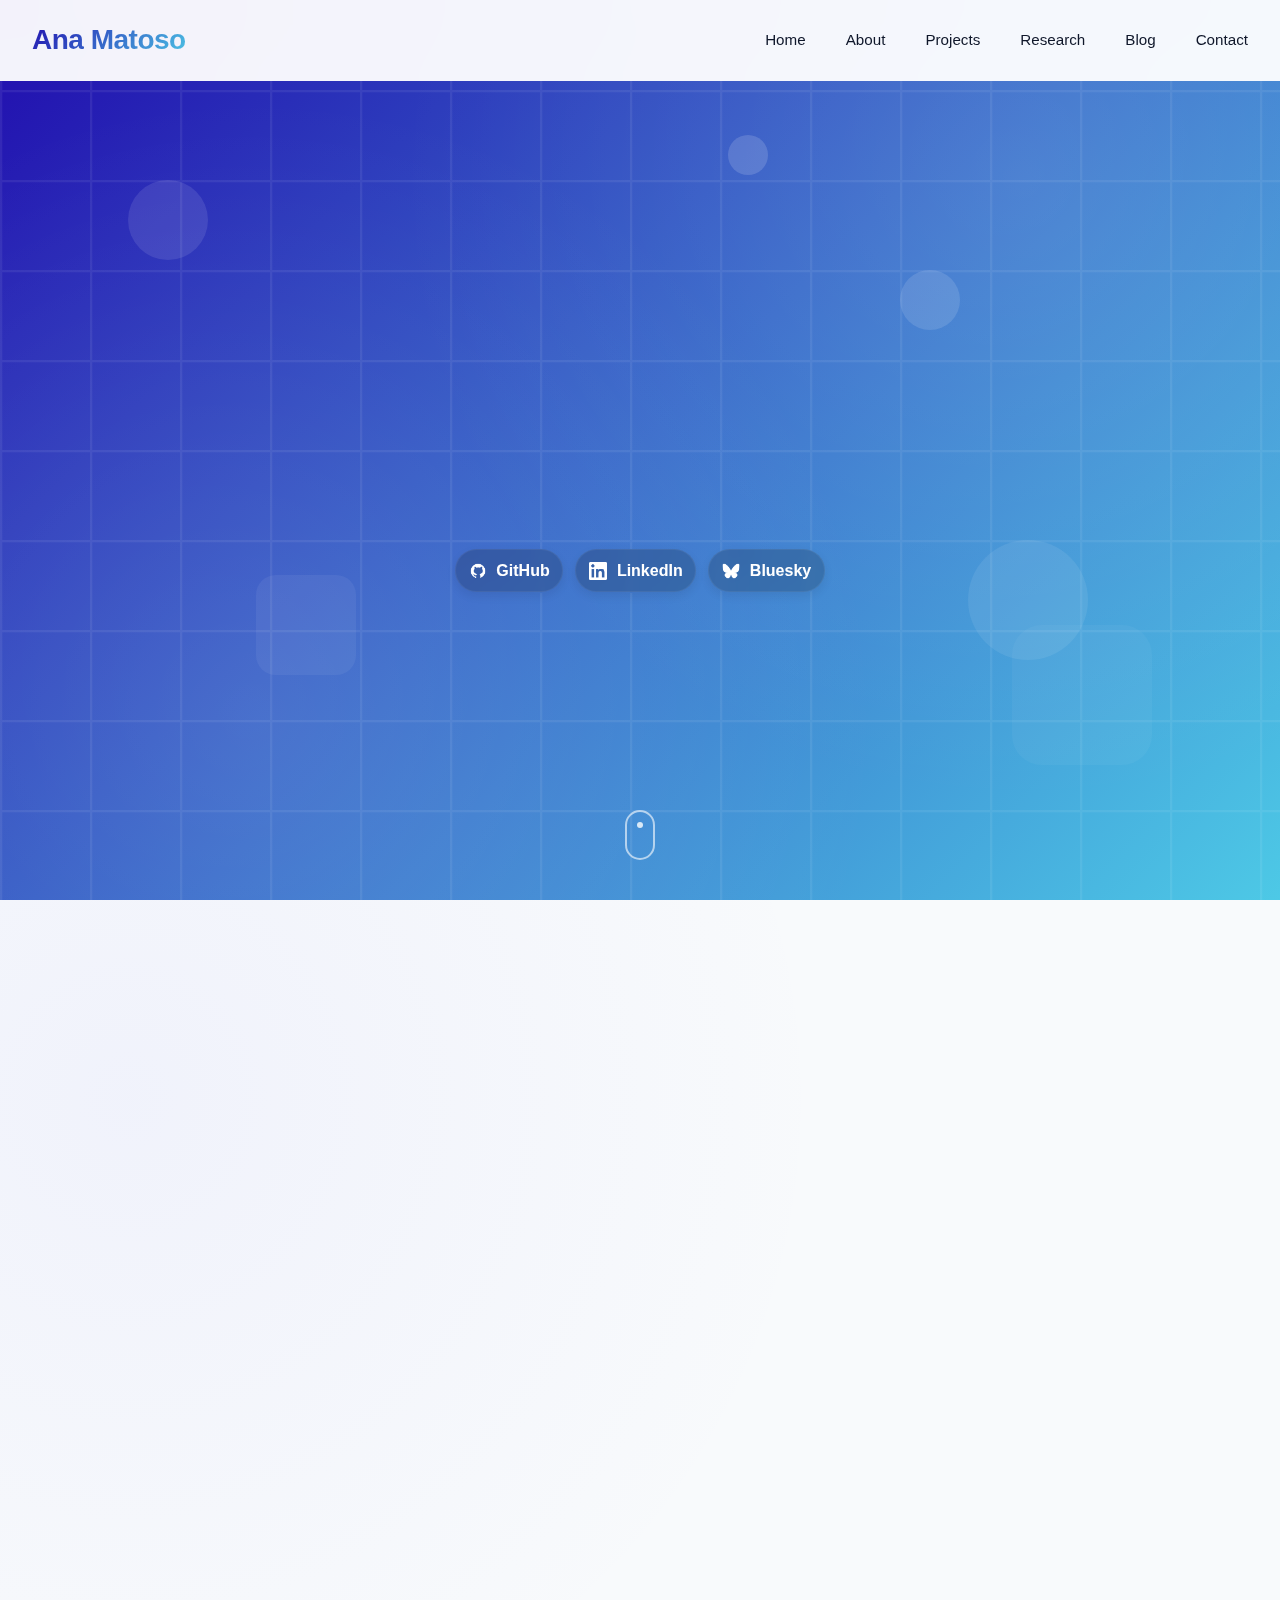
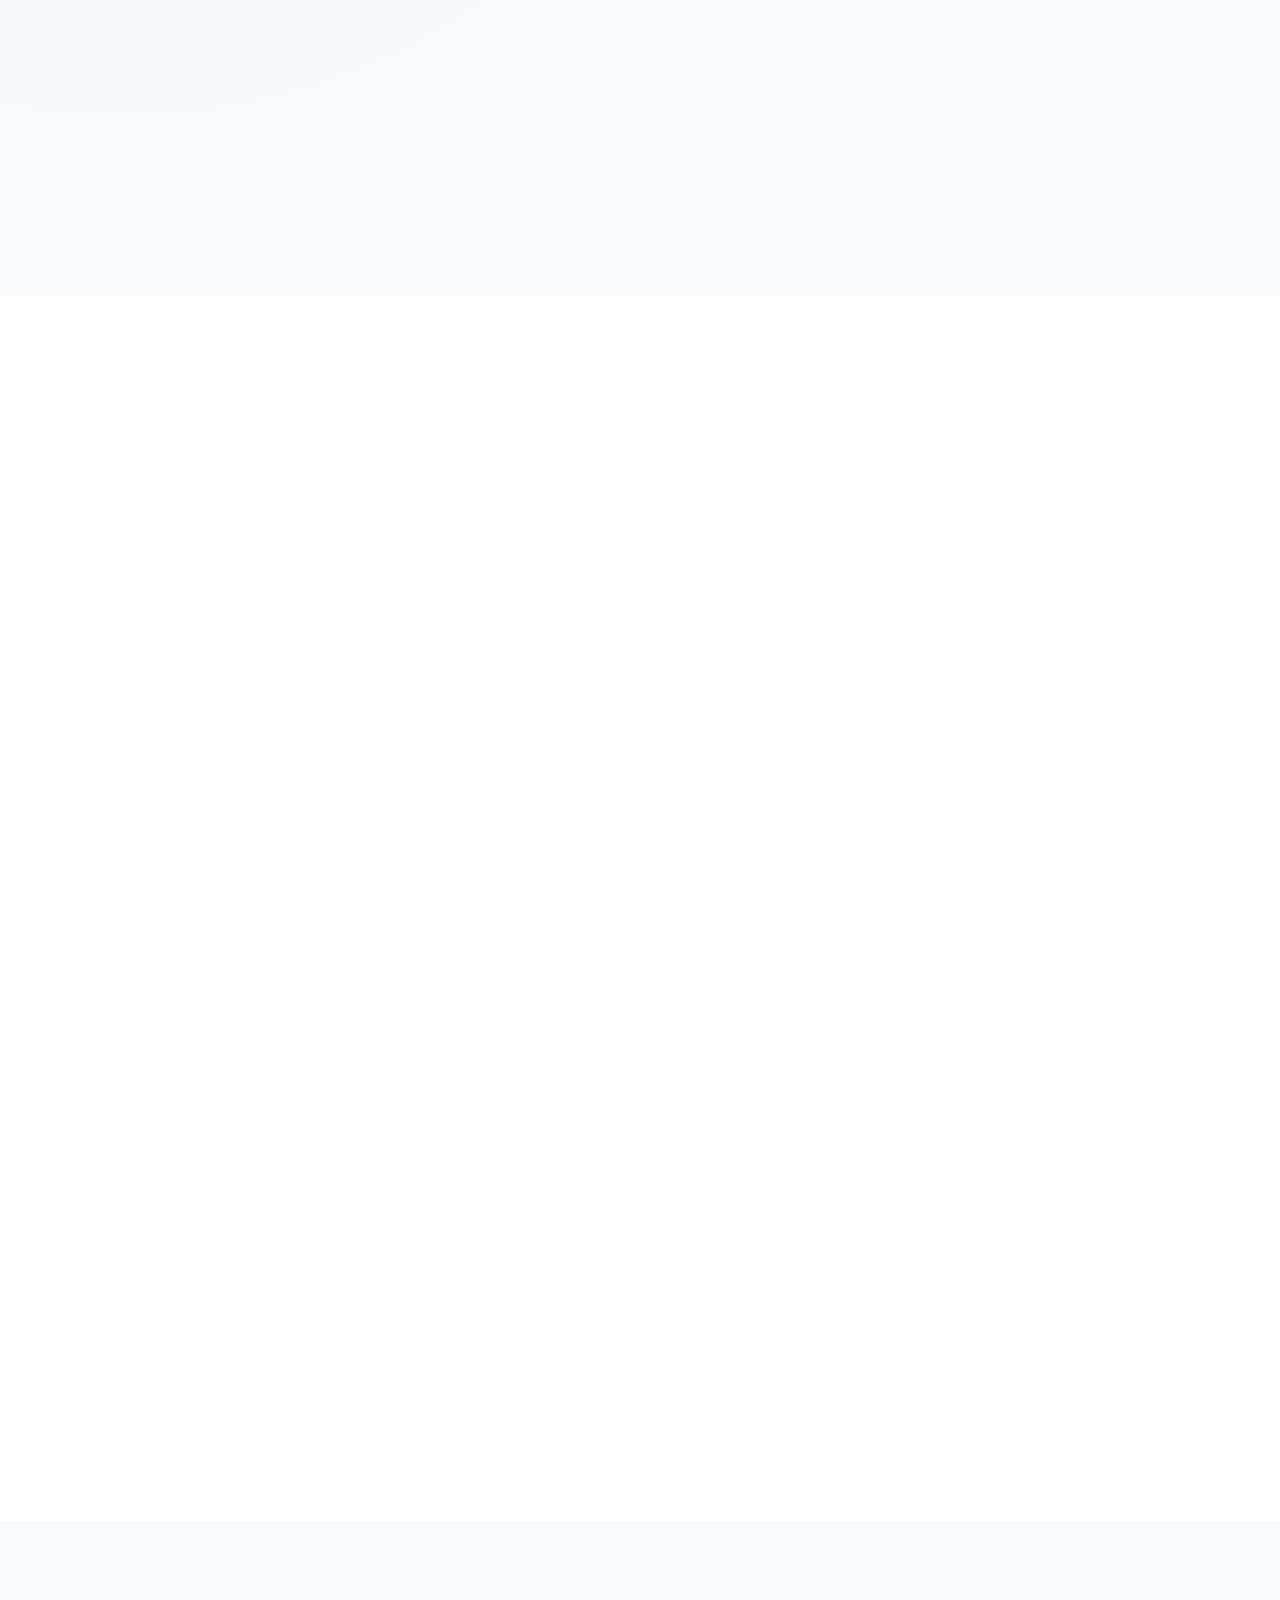
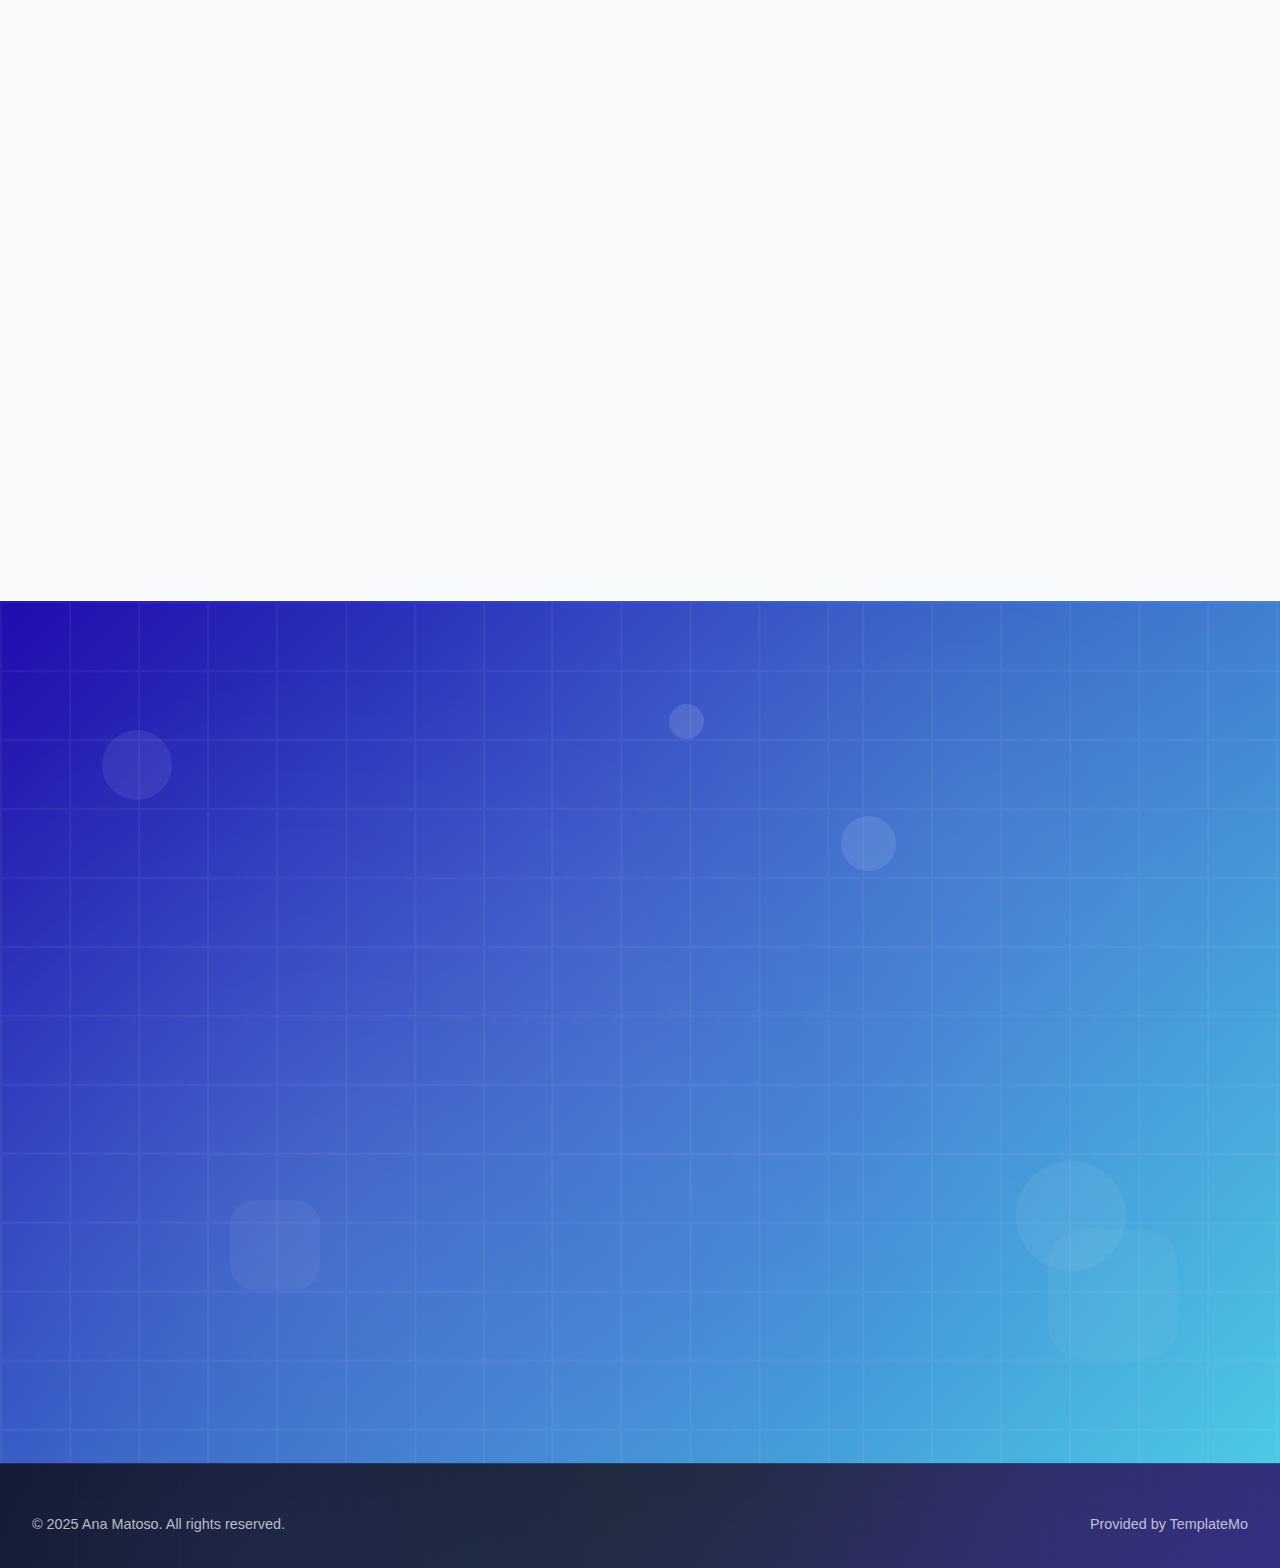
<file: index.html>
<!DOCTYPE html>
<html lang="en">
<head>
    <meta charset="UTF-8">
    <meta name="viewport" content="width=device-width, initial-scale=1.0">
    <title>Ana Matoso - Biomedical Engineer</title>
    <link href="templatemo-personal-style.css" rel="stylesheet">

<!--

TemplateMo 593 personal shape

https://templatemo.com/tm-593-personal-shape

-->
</head>
<body>
    <!-- Navigation -->
    <nav id="navbar">
        <div class="nav-container">
            <a class="logo" href="index.html">Ana Matoso</a>
            <ul class="nav-links">
                <li><a href="#home">Home</a></li>
                <li><a href="#about">About</a></li>
                <li><a href="portfolio.html">Projects</a></li>
                <li><a href="work.html">Research</a></li>
                <li><a href="blog.html">Blog</a></li>
                <li><a href="#contact">Contact</a></li>
            </ul>
            <div class="mobile-menu-toggle" id="mobileMenuToggle">
                <div class="hamburger"></div>
                <div class="hamburger"></div>
                <div class="hamburger"></div>
            </div>
        </div>
    </nav>

    <!-- Mobile Menu -->
    <div class="mobile-menu" id="mobileMenu">
        <ul class="mobile-nav-links">
            <li><a href="#home">Home</a></li>
            <li><a href="#about">About</a></li>
            <li><a href="portfolio.html">Projects</a></li>
            <li><a href="work.html">Research</a></li>
            <li><a href="blog.html">Blog</a></li>
            <li><a href="#contact">Contact</a></li>
        </ul>
    </div>

    <!-- Hero Section -->
    <section id="home" class="hero">
        <div class="floating-shapes">
            <div class="shape shape-1"></div>
            <div class="shape shape-2"></div>
            <div class="shape shape-3"></div>
            <div class="shape shape-4"></div>
            <div class="shape shape-5"></div>
            <div class="shape shape-6"></div>
        </div>
            <div class="hero-content">
            <div class="hero-subtitle">Biomedical Engineer</div>
            <h1>Ana Matoso</h1> <!-- Intelligent Systems for Healthcare-->
            <p class="subtitle">Intelligent Systems for Healthcare</p> <!-- I develop AI models to improve clinical insights and make healthcare more accessible.-->
            <!-- <a href="#portfolio" class="cta-button">Explore My Work</a> -->
                    <div class="hero-actions fade-in">
                <a href="https://github.com/anamatoso" class="social-button" target="_blank" rel="noopener">
                    <img class="social-icon" src="images/github.png" alt="GitHub">
                    <span>GitHub</span>
                </a>
                <a href="https://www.linkedin.com/in/anamatoso" class="social-button" target="_blank" rel="noopener">
                    <img class="social-icon" src="images/linkedin.webp" alt="LinkedIn">
                    <span>LinkedIn</span>
                </a>
                <a href="https://bsky.app/profile/anamatoso.bsky.social" class="social-button" target="_blank" rel="noopener">
                    <img class="social-icon" src="images/bluesky.png" alt="Bluesky">
                    <span>Bluesky</span>
                </a>
            </div>
        </div>
        <div class="scroll-indicator" onclick="document.getElementById('about').scrollIntoView()"></div>
    </section>

    <!-- About Section -->
    <section id="about" class="about">
        <div class="container">
            <h2 class="section-title fade-in">About Me</h2>
            <div class="about-content">
                <div class="about-image slide-in-left"></div>
                <div class="about-text slide-in-right">
                    <p>Hello! My name is Ana and I’m a PhD student in Biomedical Engineering at Instituto Superior Técnico (IST), Lisbon. I am working on the applications of deep learning to medical imaging in a collaboration with Hospital da Luz - Learning Health.
                    <p>I love to learn and face new challenges since I am a very curious person. As an engineering graduate, I’ve acquired several skills throughout my progress, such as being proactive, organized, determined, and motivated to do a project even when faced with a conundrum.</p>

                    <p>That being said, I aspire to make a difference in people’s lives by using technology and applying it to the healthcare field.</p>   
                    <div class="skills">
                        <span class="skill-tag">Problem Solving</span>
                        <span class="skill-tag">Critical Thinking</span>
                        <span class="skill-tag">Research</span>
                        <span class="skill-tag">Creativity</span>
                        <span class="skill-tag">Python</span>
                        <span class="skill-tag">Deep Learning</span>
                        <span class="skill-tag">Medical Imaging</span>
                        <span class="skill-tag">Bash</span>
                        <span class="skill-tag">Latex</span>
                        <span class="skill-tag">MATLAB</span>
                    </div>
                </div>
            </div>
        </div>
    </section>

    

    <section id="portfolio" class="portfolio">
    <div class="container">
        <h2 class="section-title fade-in">Featured Projects</h2>
        <div class="portfolio-grid">
            <!-- Featured projects will be dynamically loaded here -->
        </div>
        
        <!-- View All Projects Card - Full Width Clickable -->
        <a href="portfolio.html" class="view-all-card fade-in">
            <div class="view-all-content">
                <div class="view-all-text">
                    <h3>View All Projects</h3>
                    <p>Explore my complete portfolio of work</p>
                </div>
            </div>
        </a>
    </div>
</section>

    <!-- Research Summary Section -->
    <section id="research" class="research">
        <div class="container">
            <h2 class="section-title fade-in">Research</h2>
            <!-- Recent publications first -->
            <div id="recent-publications" class="recent-publications fade-in">
                <h3>Latest Publications</h3>
                <ul id="recent-publications-list"></ul>
            </div>

            <!-- Cards linking to work page and showing counts -->
            <div class="research-cards fade-in">
                <a class="research-card" href="work.html#publications">
                    <div class="card-inner">
                        <div class="card-label">Total Published Publications</div>
                        <div class="card-number" id="publication-count">0</div>
                    </div>
                </a>
                <a class="research-card fade-in" href="work.html#oral-communications">
                    <div class="card-inner">
                        <div class="card-label">Oral Communications</div>
                        <div class="card-number" id="oral-count">0</div>
                    </div>
                </a>
                <a class="research-card fade-in" href="work.html#poster-presentations">
                    <div class="card-inner">
                        <div class="card-label">Poster Presentations</div>
                        <div class="card-number" id="poster-count">0</div>
                    </div>
                </a>
            </div>
        </div>
    </section>

    <!-- Contact Section -->
    <section id="contact" class="contact">
        <div class="contact-floating-shapes">
            <div class="contact-shape contact-shape-1"></div>
            <div class="contact-shape contact-shape-2"></div>
            <div class="contact-shape contact-shape-3"></div>
            <div class="contact-shape contact-shape-4"></div>
            <div class="contact-shape contact-shape-5"></div>
            <div class="contact-shape contact-shape-6"></div>
        </div>
        <div class="container">
            <div class="contact-content">
                <h2 class="section-title fade-in">Contact Me</h2>
                <form class="contact-form fade-in" action="https://formspree.io/f/xeqwayrj" method="POST">
                    <div class="form-row">
                        <div class="form-group">
                            <label for="name">Name</label>
                            <input type="text" id="name" name="name" placeholder="Your full name" required>
                        </div>
                        <div class="form-group">
                            <label for="email">Email</label>
                            <input type="email" id="email" name="email" placeholder="your.email@example.com" required>
                        </div>
                    </div>
                    <div class="form-group">
                        <label for="subject">Subject</label>
                        <input type="text" id="subject" name="subject" placeholder="What's this about?" required>
                    </div>
                    <div class="form-group">
                        <label for="message">Message</label>
                        <textarea id="message" name="message" rows="6" placeholder="Tell me about your project..." required></textarea>
                    </div>
                    <button type="submit" class="submit-btn">Send Message</button>
                </form>
            </div>
        </div>
    </section>

    <!-- Footer -->
    <footer class="footer">
        <div class="container">
            <div class="footer-content">
                <div class="footer-left">
                    <p>&copy; 2025 Ana Matoso. All rights reserved.</p>
                </div>
                <div class="footer-right">
                    <!-- <a href="#privacy">Privacy Policy</a>
                    <a href="#terms">Terms of Use</a>
                    <a href="#sitemap">Sitemap</a>-->
                    <a href="https://templatemo.com" target="_blank" rel="noopener nofollow">Provided by TemplateMo</a>
                </div>
            </div>
        </div>
    </footer>

<script src="templatemo-personal-javascripts.js"></script>

</body>
</html>
</file>
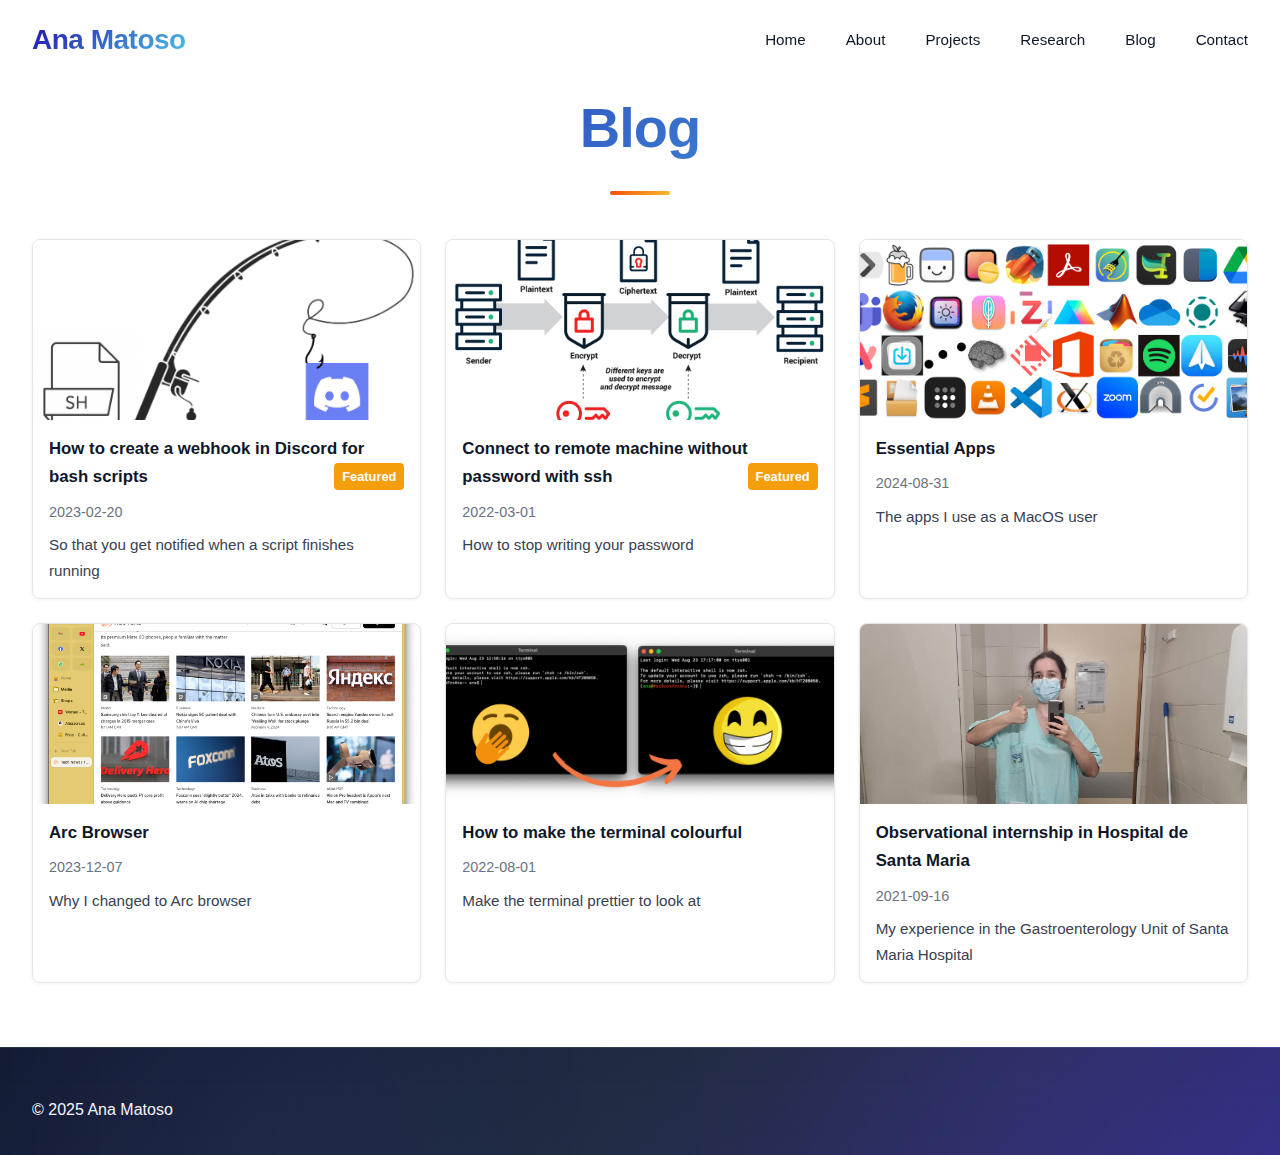
<file: blog.html>
<!DOCTYPE html>
<html lang="en">
<head>
    <meta charset="UTF-8">
    <meta name="viewport" content="width=device-width, initial-scale=1.0">
    <title>Blog - Ana Matoso</title>
    <link href="templatemo-personal-style.css" rel="stylesheet">
    <style>
        /* Blog grid: 3 columns like Projects */
        .blog-list { display: grid; grid-template-columns: repeat(3, 1fr); gap: 1.5rem; }
        @media (max-width: 1000px) { .blog-list { grid-template-columns: repeat(2, 1fr); } }
        @media (max-width: 640px) { .blog-list { grid-template-columns: 1fr; } }
        .post-card { display: block; background: white; border-radius: 8px; overflow: hidden; box-shadow: 0 1px 4px rgba(16,24,40,0.06); border: 1px solid #e6e6e6; text-decoration: none; color: inherit; }
        .post-card .thumb { width: 100%; height: 180px; background-size: cover; background-position: center; }
        .post-card .card-body { padding: 0.9rem 1rem; }
        .post-card h3 { margin: 0 0 0.5rem 0; font-size: 1.05rem; }
        .post-card .meta { color: #6b7280; font-size: 0.9rem; margin-bottom: 0.5rem; }
        .post-card .blurb { color: #374151; font-size: 0.95rem; }
        .badge.featured { background: #f59e0b; color: white; padding: 0.15rem 0.5rem; border-radius: 4px; font-size: 0.8rem; float: right; }
        /* small spacer at the end of the blog page */
        .page-bottom-spacer { height: 64px; }
    </style>
</head>
<body>
    <nav id="navbar">
        <div class="nav-container">
            <a class="logo" href="index.html">Ana Matoso</a>
            <ul class="nav-links">
                <li><a href="index.html#home">Home</a></li>
                <li><a href="index.html#about">About</a></li>
                <li><a href="portfolio.html">Projects</a></li>
                <li><a href="work.html">Research</a></li>
                <li><a href="blog.html">Blog</a></li>
                <li><a href="index.html#contact">Contact</a></li>
            </ul>
            <div class="mobile-menu-toggle" id="mobileMenuToggle">
                <div class="hamburger"></div>
                <div class="hamburger"></div>
                <div class="hamburger"></div>
            </div>
        </div>
    </nav>

    <!-- Mobile Menu -->
    <div class="mobile-menu" id="mobileMenu">
        <ul class="mobile-nav-links">
            <li><a href="index.html#home">Home</a></li>
            <li><a href="index.html#about">About</a></li>
            <li><a href="portfolio.html">Projects</a></li>
            <li><a href="work.html">Research</a></li>
            <li><a href="blog.html">Blog</a></li>
            <li><a href="index.html#contact">Contact</a></li>
        </ul>
    </div>

    <main class="container">
        <h1 class="section-title">Blog</h1>

        <div class="blog-list">
            <!-- Featured posts first -->
            <a class="post-card" href="post.html?file=./posts/2023-02-20-discord-webhook-bash.md">
                <div class="thumb" style="background-image: url('images/webhook_discord.png');"></div>
                <div class="card-body">
                    <h3>How to create a webhook in Discord for bash scripts <span class="badge featured">Featured</span></h3>
                    <div class="meta">2023-02-20</div>
                    <div class="blurb">So that you get notified when a script finishes running</div>
                </div>
            </a>

            <a class="post-card" href="post.html?file=./posts/2022-03-01-sshpassword.md">
                <div class="thumb" style="background-image: url('images/publicprivatekey.png');"></div>
                <div class="card-body">
                    <h3>Connect to remote machine without password with ssh <span class="badge featured">Featured</span></h3>
                    <div class="meta">2022-03-01</div>
                    <div class="blurb">How to stop writing your password</div>
                </div>
            </a>

            <!-- Non-featured posts -->
            <a class="post-card" href="post.html?file=./posts/2024-08-31-apps-i-use.md">
                <div class="thumb" style="background-image: url('images/apps.png');"></div>
                <div class="card-body">
                    <h3>Essential Apps</h3>
                    <div class="meta">2024-08-31</div>
                    <div class="blurb">The apps I use as a MacOS user</div>
                </div>
            </a>

            <a class="post-card" href="post.html?file=./posts/2023-12-07-arc-browser.md">
                <div class="thumb" style="background-image: url('images/arc.png');"></div>
                <div class="card-body">
                    <h3>Arc Browser</h3>
                    <div class="meta">2023-12-07</div>
                    <div class="blurb">Why I changed to Arc browser</div>
                </div>
            </a>

            <a class="post-card" href="post.html?file=./posts/2022-08-01-change-terminal-format.md">
                <div class="thumb" style="background-image: url('images/banner_terminal.png');"></div>
                <div class="card-body">
                    <h3>How to make the terminal colourful</h3>
                    <div class="meta">2022-08-01</div>
                    <div class="blurb">Make the terminal prettier to look at</div>
                </div>
            </a>

            <a class="post-card" href="post.html?file=./posts/2021-09-16-gastro-internship.md">
                <div class="thumb" style="background-image: url('images/gastro_internship.jpg');"></div>
                <div class="card-body">
                    <h3>Observational internship in Hospital de Santa Maria</h3>
                    <div class="meta">2021-09-16</div>
                    <div class="blurb">My experience in the Gastroenterology Unit of Santa Maria Hospital</div>
                </div>
            </a>
        </div>
        <div class="page-bottom-spacer" aria-hidden="true"></div>
    </main>

    <footer class="footer">
        <div class="container">
            <p>&copy; 2025 Ana Matoso</p>
        </div>
    </footer>

<script src="templatemo-personal-javascripts.js"></script>
</body>
</html>
</file>
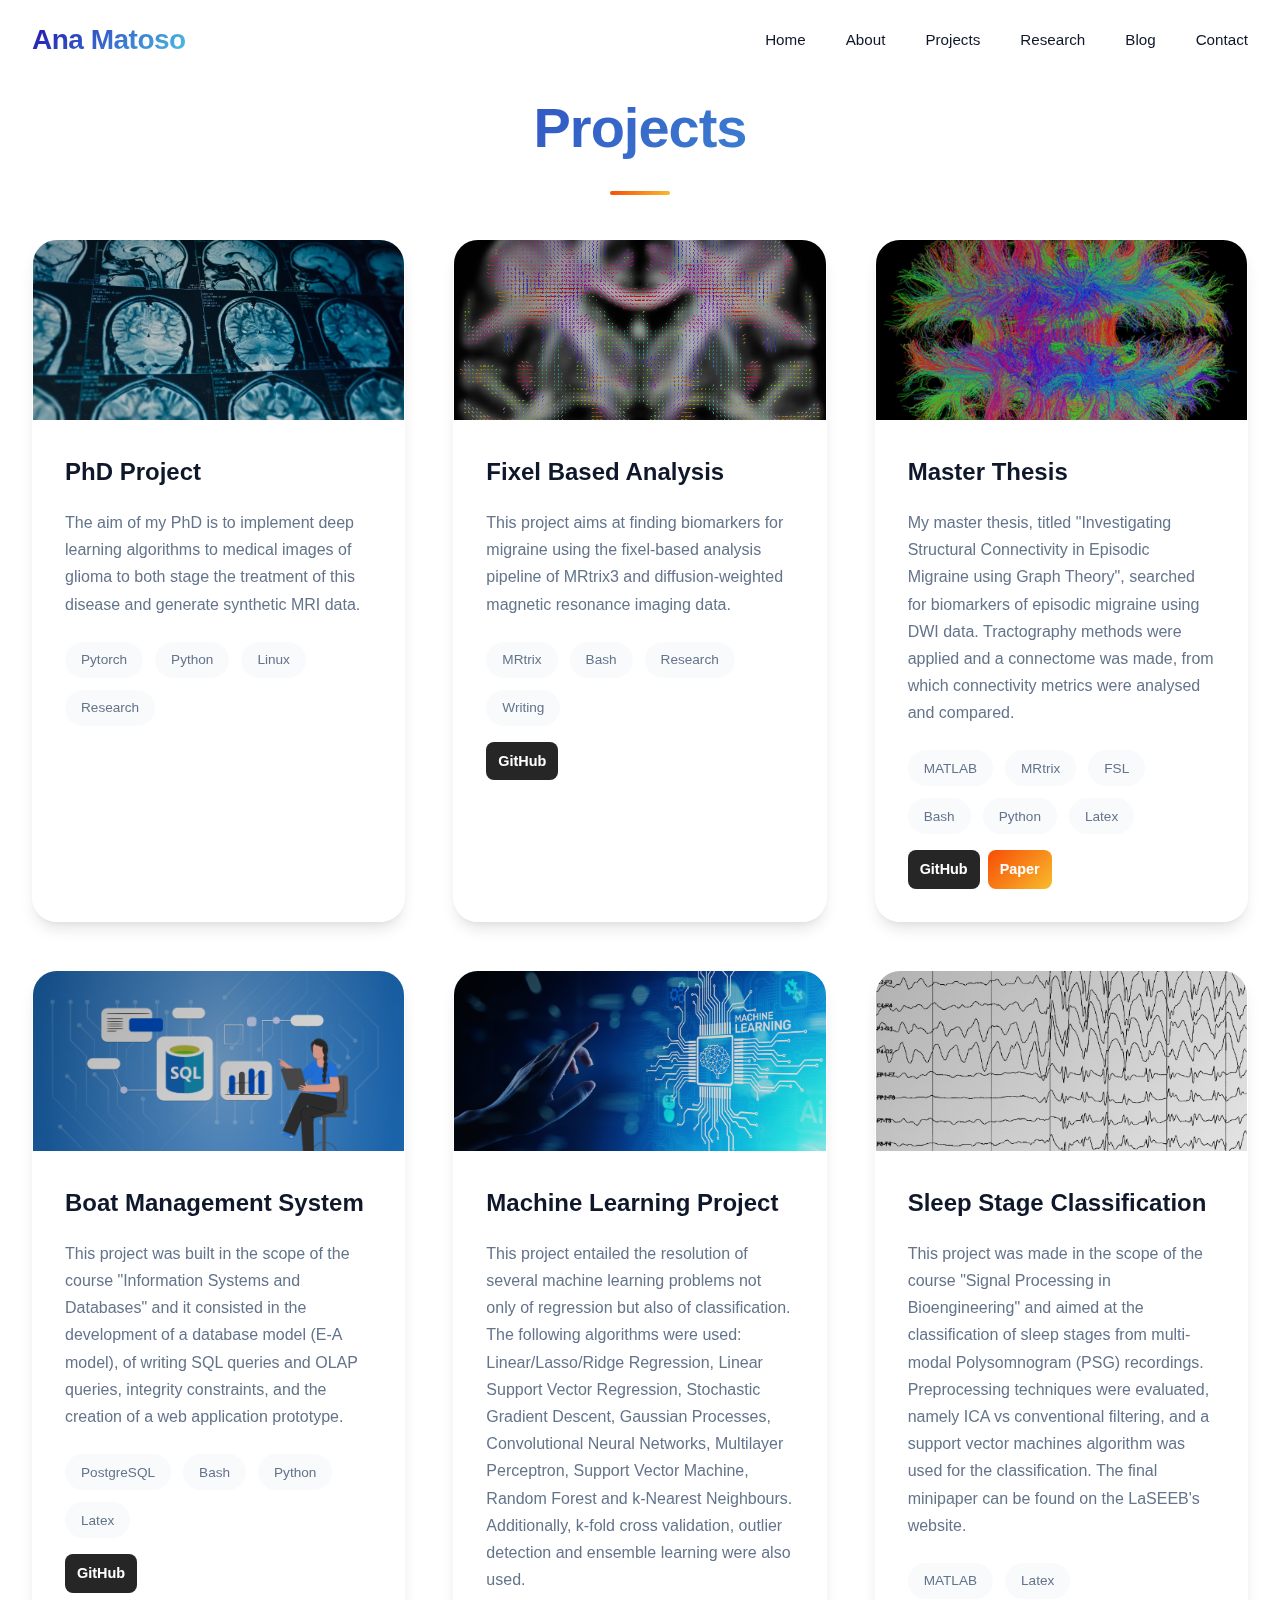
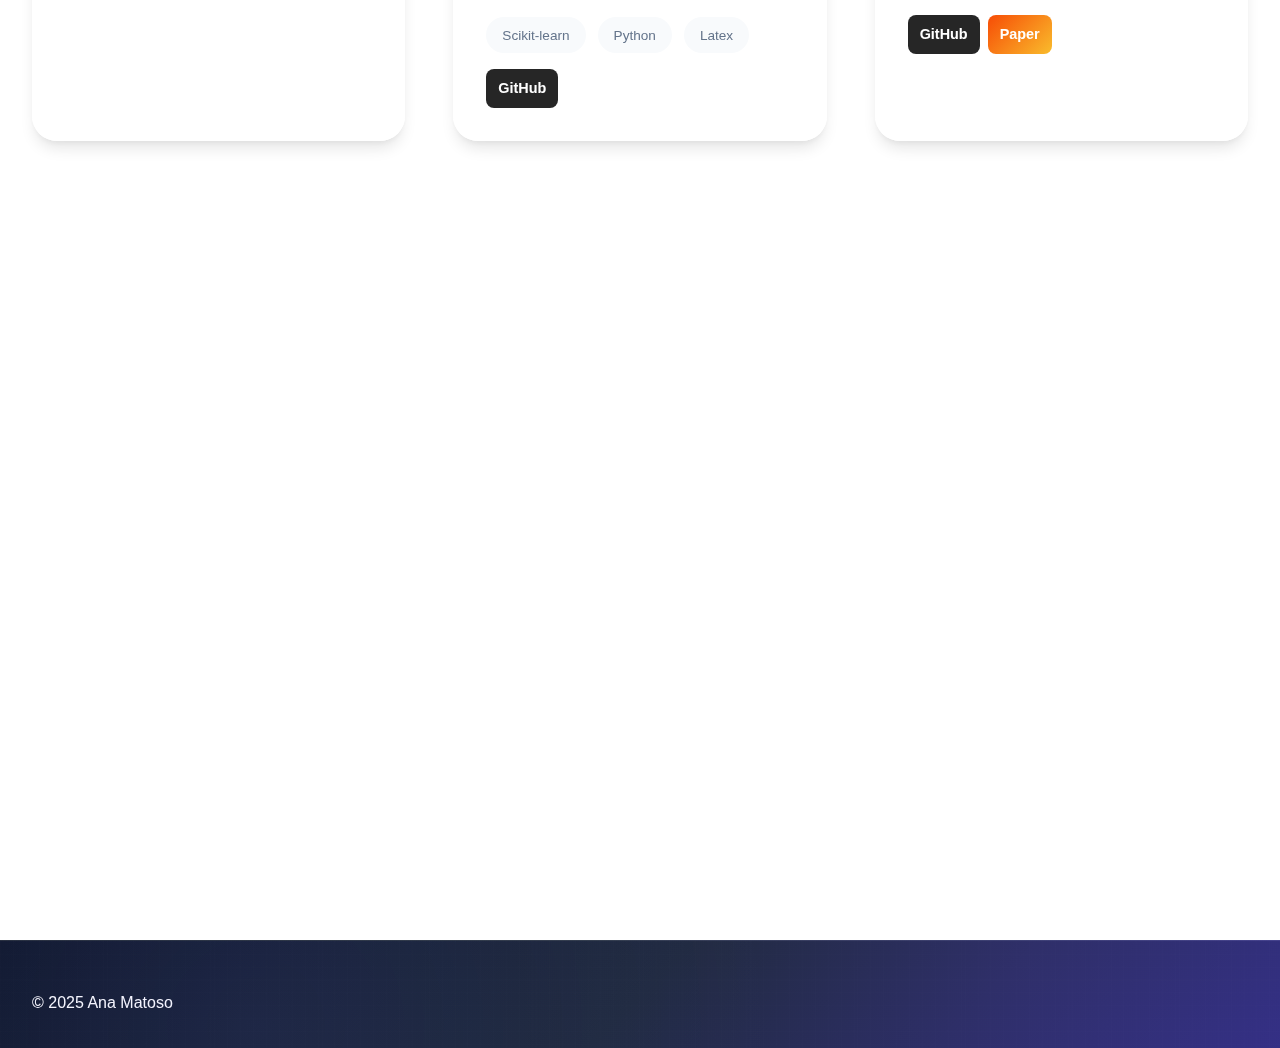
<file: portfolio.html>
<!DOCTYPE html>
<html lang="en">
<head>
    <meta charset="UTF-8">
    <meta name="viewport" content="width=device-width, initial-scale=1.0">
    <title>Projects - Ana Matoso</title>
    <link href="templatemo-personal-style.css" rel="stylesheet">
</head>
<body>
    <nav id="navbar">
        <div class="nav-container">
            <a class="logo" href="index.html">Ana Matoso</a>
            <ul class="nav-links">
                <li><a href="index.html#home">Home</a></li>
                <li><a href="index.html#about">About</a></li>
                <li><a href="portfolio.html">Projects</a></li>
                <li><a href="work.html">Research</a></li>
                <li><a href="blog.html">Blog</a></li>
                <li><a href="index.html#contact">Contact</a></li>
            </ul>
            <div class="mobile-menu-toggle" id="mobileMenuToggle">
                <div class="hamburger"></div>
                <div class="hamburger"></div>
                <div class="hamburger"></div>
            </div>
        </div>
    </nav>

    <!-- Mobile Menu -->
    <div class="mobile-menu" id="mobileMenu">
        <ul class="mobile-nav-links">
            <li><a href="index.html#home">Home</a></li>
            <li><a href="index.html#about">About</a></li>
            <li><a href="portfolio.html">Projects</a></li>
            <li><a href="work.html">Research</a></li>
            <li><a href="blog.html">Blog</a></li>
            <li><a href="index.html#contact">Contact</a></li>
        </ul>
    </div>

    <main class="container">
        <h1 class="section-title">Projects</h1> 
        
        <div class="portfolio-grid full-portfolio">

            <div class="portfolio-item" data-featured="true">
                <div class="portfolio-image" style="background-image: url('images/mri.jpg');"></div>
                <div class="portfolio-content">
                    <h4>PhD Project</h4>
                    <p>The aim of my PhD is to implement deep learning algorithms to medical images of glioma to both stage the treatment of this disease and generate synthetic MRI data.</p>
                    <div class="portfolio-tech">
                            <span class="tech-tag">Pytorch</span>
                            <span class="tech-tag">Python</span>
                            <span class="tech-tag">Linux</span>
                            <span class="tech-tag">Research</span>
                    </div>

                </div>

            </div>

            <div class="portfolio-item" data-github="https://github.com/anamatoso/fixel-based-analysis">
                <div class="portfolio-image" style="background-image: url('images/fixel.png');"></div>
                <div class="portfolio-content">
                    <h4>Fixel Based Analysis</h4>
                    <p>This project aims at finding biomarkers for migraine using the fixel-based analysis pipeline of MRtrix3 and diffusion-weighted magnetic resonance imaging data.</p>
                    <div class="portfolio-tech">
                            <span class="tech-tag">MRtrix</span>
                            <span class="tech-tag">Bash</span>
                            <span class="tech-tag">Research</span>
                            <span class="tech-tag">Writing</span>
                    </div>
                </div>
            </div>

            <div class="portfolio-item"  data-featured="true" data-github="https://github.com/anamatoso/structural-connectivity-migraine" data-paper="https://fenix.tecnico.ulisboa.pt/cursos/mebiom21/dissertacao/565303595503035">
                <div class="portfolio-image" style="background-image: url('images/tractography.png');"></div>
                <div class="portfolio-content">
                    <h4>Master Thesis</h4>
                    <p>My master thesis, titled "Investigating Structural Connectivity in Episodic Migraine using Graph Theory", searched for biomarkers of episodic migraine using DWI data. Tractography methods were applied and a connectome was made, from which connectivity metrics were analysed and compared.</p>
                    <div class="portfolio-tech">
                            <span class="tech-tag">MATLAB</span>
                            <span class="tech-tag">MRtrix</span>
                            <span class="tech-tag">FSL</span>
                            <span class="tech-tag">Bash</span>
                            <span class="tech-tag">Python</span>
                            <span class="tech-tag">Latex</span>
                    </div>
                </div>
            </div>

            <div class="portfolio-item" data-featured="true" data-github="https://github.com/anamatoso/SIBD_projectE3">
                <div class="portfolio-image" style="background-image: url('images/sql.png');"></div>
                <div class="portfolio-content">
                    <h4>Boat Management System</h4>
                    <p>This project was built in the scope of the course "Information Systems and Databases" and it consisted in the development of a database model (E-A model), of writing SQL queries and OLAP queries, integrity constraints, and the creation of a web application prototype.</p>
                    <div class="portfolio-tech">
                            <span class="tech-tag">PostgreSQL</span>
                            <span class="tech-tag">Bash</span>
                            <span class="tech-tag">Python</span>
                            <span class="tech-tag">Latex</span>
                    </div>
                </div>
            </div>

            <div class="portfolio-item" data-github="https://github.com/inessarana/MLBProject">
                <div class="portfolio-image" style="background-image: url('images/Machine_Learning%20.jpeg');"></div>
                <div class="portfolio-content">
                    <h4>Machine Learning Project</h4>
                    <p>This project entailed the resolution of several machine learning problems not only of regression but also of classification. The following algorithms were used: Linear/Lasso/Ridge Regression, Linear Support Vector Regression, Stochastic Gradient Descent, Gaussian Processes, Convolutional Neural Networks, Multilayer Perceptron, Support Vector Machine, Random Forest and k-Nearest Neighbours. Additionally, k-fold cross validation, outlier detection and ensemble learning were also used.</p>
                    <div class="portfolio-tech">
                            <span class="tech-tag">Scikit-learn</span>
                            <span class="tech-tag">Python</span>
                            <span class="tech-tag">Latex</span>
                    </div>
                </div>
            </div>

            <div class="portfolio-item" data-github="https://github.com/afonsof3rreira/SleepClassification" data-paper="https://wiki.laseeb.org/attachments/download/137/G6%20Sleep%20Stage%20Classification.pdf">
                <div class="portfolio-image" style="background-image: url('images/eeg.png');"></div>
                <div class="portfolio-content">
                    <h4>Sleep Stage Classification</h4>
                    <p>This project was made in the scope of the course "Signal Processing in Bioengineering" and aimed at the classification of sleep stages from multi-modal Polysomnogram (PSG) recordings. Preprocessing techniques were evaluated, namely ICA vs conventional filtering, and a support vector machines algorithm was used for the classification. The final minipaper can be found on the LaSEEB's website.</p>
                    <div class="portfolio-tech">
                            <span class="tech-tag">MATLAB</span>
                            <span class="tech-tag">Latex</span>
                    </div>
                </div>
            </div>

            <div class="portfolio-item">
                <div class="portfolio-image" style="background-image: url('images/heart-rate.jpg');"></div>
                <div class="portfolio-content">
                    <h4>Heart Rate and Pulse Transit Time Sensor using PPG and ECG</h4>
                    <p>This project's main goal was to develop a sensor that could calculate the heart rate and pulse transit time in real time. To that end, an Arduino Uno was used as well as ECG and PPG sensors. Real time processing (using Arduino) and post processing (using MATLAB) approaches were compared.</p>
                    <div class="portfolio-tech">
                            <span class="tech-tag">MATLAB</span>
                            <span class="tech-tag">Arduino</span>
                            <span class="tech-tag">Latex</span>
                    </div>
                </div>
            </div>

            <div class="portfolio-item" data-github="https://github.com/anamatoso/AMC_project" data-paper="https://github.com/anamatoso/AMC_project/blob/main/Relat%E0%B8%82rio_Grupo4.pdf">
                <div class="portfolio-image" style="background-image: url('images/cancerdetection.webp');"></div>
                <div class="portfolio-content">
                    <h4>Cancer Detection Algorithm</h4>
                    <p>This project's main goal was to develop a classifier based on Bayes Networks that could predict if a person has cancer given certain biomedical data. This project was done in Java, where two applications were created: one to read the data and to learn from it and another to, given a set of data, predict, with a certain probability, if that person had cancer.</p>
                    <div class="portfolio-tech">
                            <span class="tech-tag">Java</span>
                    </div>
                </div>
            </div>
        </div>
    </main>

    <footer class="footer">
        <div class="container">
            <p>&copy; 2025 Ana Matoso</p>
        </div>
    </footer>

<script src="templatemo-personal-javascripts.js"></script>
</body>
</html>
</file>
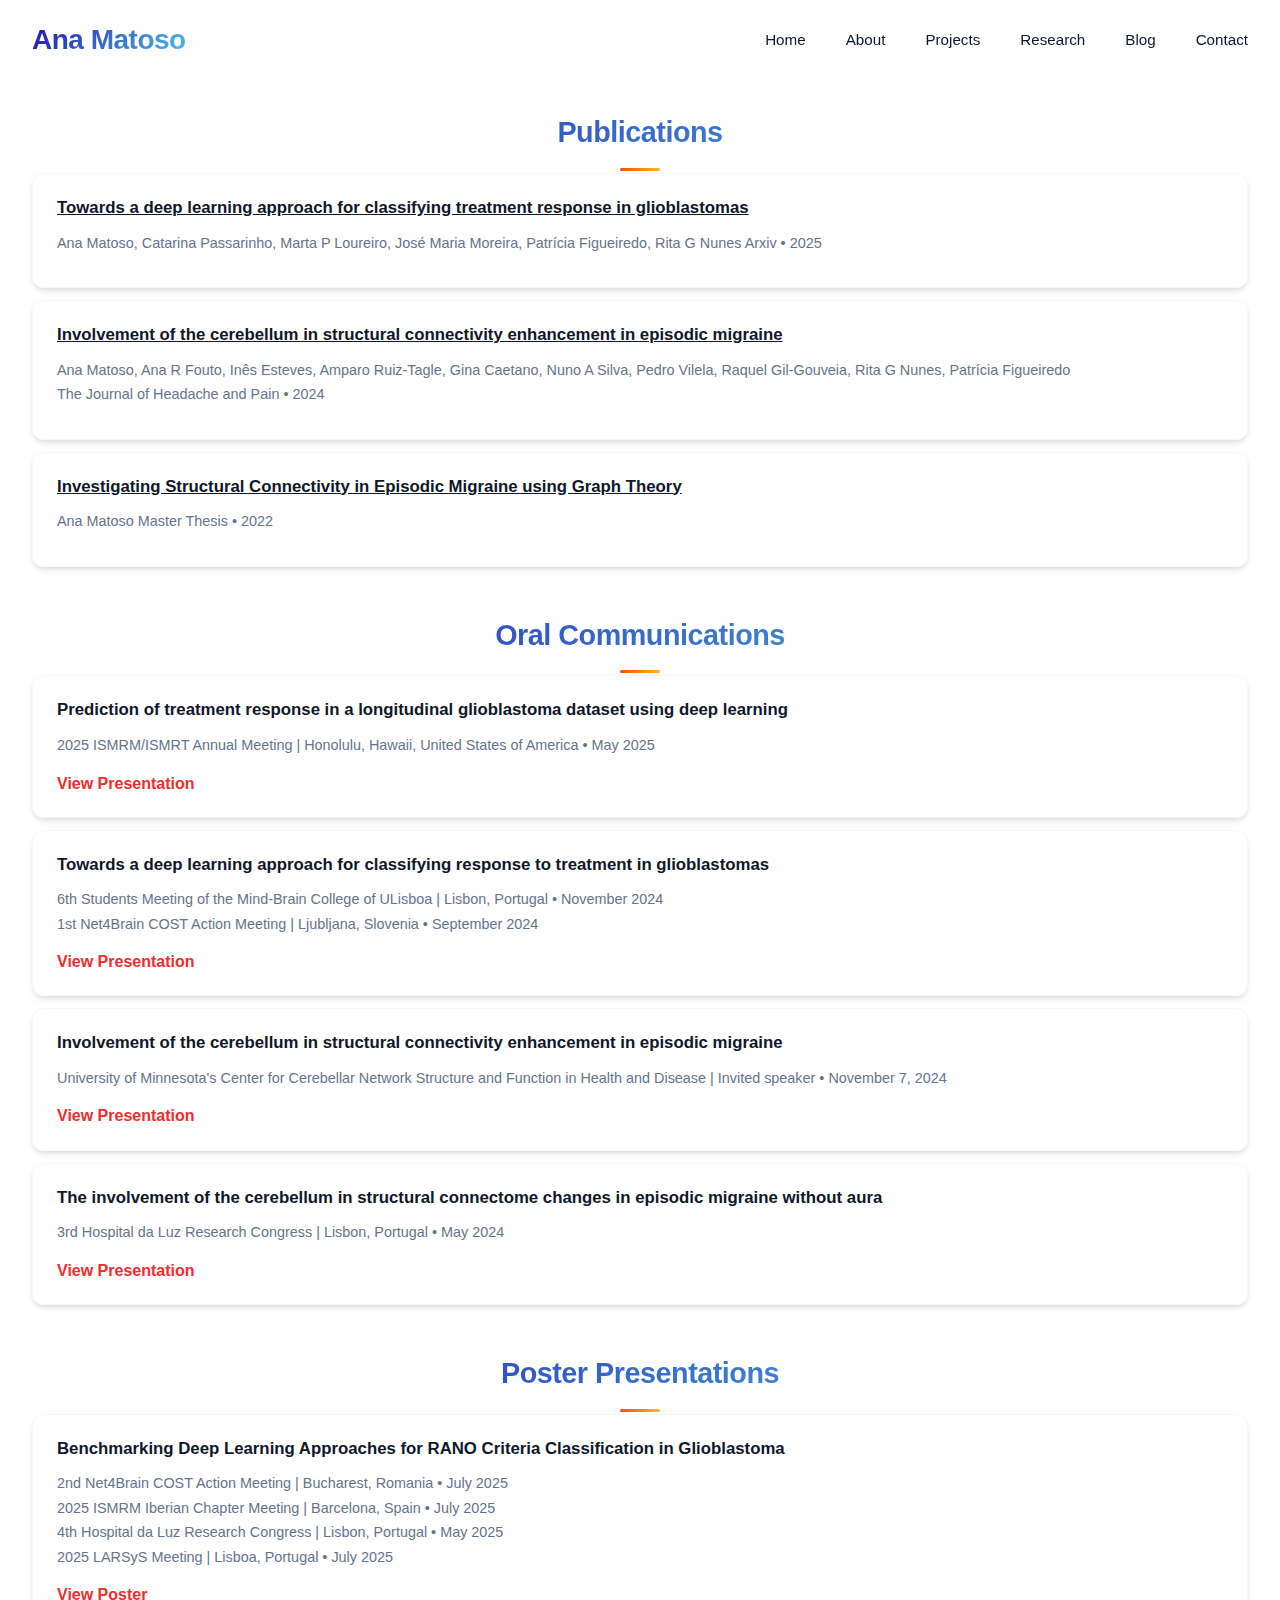
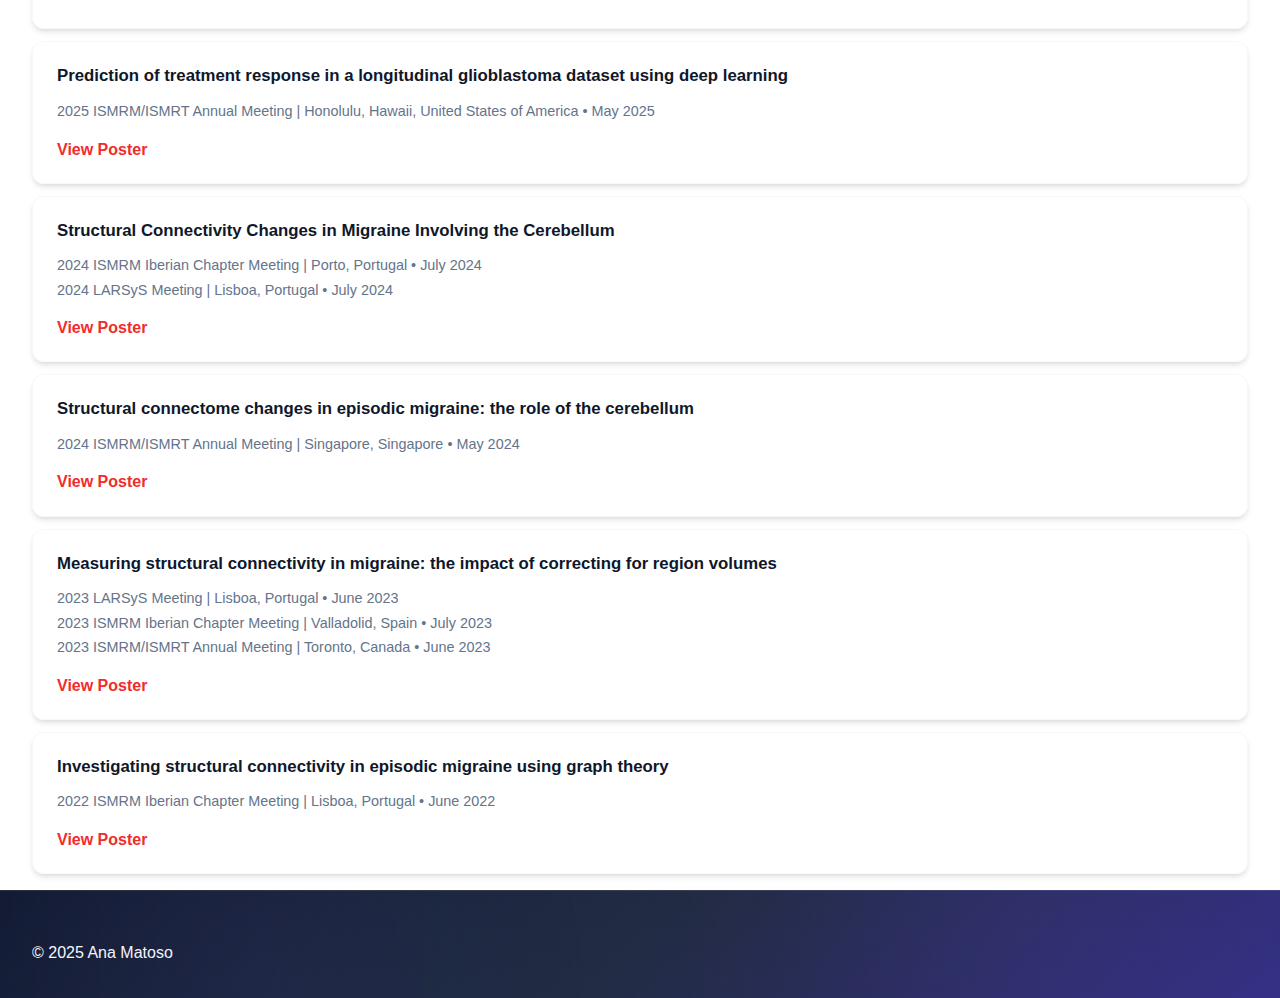
<file: work.html>
<!DOCTYPE html>
<html lang="en">
<head>
    <meta charset="UTF-8">
    <meta name="viewport" content="width=device-width, initial-scale=1.0">
    <title>Research - Ana Matoso</title>
    <link href="templatemo-personal-style.css" rel="stylesheet">
</head>
<body>
    <nav id="navbar">
        <div class="nav-container">
            <a class="logo" href="index.html">Ana Matoso</a>
            <ul class="nav-links">
                <li><a href="index.html#home">Home</a></li>
                <li><a href="index.html#about">About</a></li>
                <li><a href="portfolio.html">Projects</a></li>
                <li><a href="work.html">Research</a></li>
                <li><a href="blog.html">Blog</a></li>
                <li><a href="index.html#contact">Contact</a></li>
            </ul>
            <div class="mobile-menu-toggle" id="mobileMenuToggle">
                <div class="hamburger"></div>
                <div class="hamburger"></div>
                <div class="hamburger"></div>
            </div>
        </div>
    </nav>

    <!-- Mobile Menu -->
    <div class="mobile-menu" id="mobileMenu">
        <ul class="mobile-nav-links">
            <li><a href="index.html#home">Home</a></li>
            <li><a href="index.html#about">About</a></li>
            <li><a href="portfolio.html">Projects</a></li>
            <li><a href="work.html">Research</a></li>
            <li><a href="blog.html">Blog</a></li>
            <li><a href="index.html#contact">Contact</a></li>
        </ul>
    </div>

    <main class="container work-page">

        <section id="publications">
            <h2 class="subsection-title">Publications</h2>
            <div class="work-list">
                <article class="work-entry publication">
                    <h3 class="work-title"><a class="work-title-link" href="https://arxiv.org/abs/2504.18268" target="_blank" rel="noopener">Towards a deep learning approach for classifying treatment response in glioblastomas</a></h3>
                    <div class="work-meta">
                        <span class="authors">Ana Matoso, Catarina Passarinho, Marta P Loureiro, José Maria Moreira, Patrícia Figueiredo, Rita G Nunes</span>
                        <span class="journal">Arxiv</span>
                        <span class="sep">•</span>
                        <span class="date">2025</span>
                    </div>
                    <!--<p class="work-abstract">Short description or abstract (optional).</p>-->
                </article>

                <article class="work-entry publication">
                    <h3 class="work-title"><a class="work-title-link" href="https://doi.org/10.1186/s10194-024-01854-8" target="_blank" rel="noopener">Involvement of the cerebellum in structural connectivity enhancement in episodic migraine</a></h3>
                    <div class="work-meta">
                        <span class="authors">Ana Matoso, Ana R Fouto, Inês Esteves, Amparo Ruiz-Tagle, Gina Caetano, Nuno A Silva, Pedro Vilela, Raquel Gil-Gouveia, Rita G Nunes, Patrícia Figueiredo</span>
                        <p> </p>
                        <span class="journal">The Journal of Headache and Pain</span>
                        <span class="sep">•</span>
                        <span class="date">2024</span>
                    </div>
                </article>

                <article class="work-entry publication">
                    <h3 class="work-title"><a class="work-title-link" href="https://fenix.tecnico.ulisboa.pt/cursos/mebiom21/dissertacao/565303595503035" target="_blank" rel="noopener">Investigating Structural Connectivity in Episodic Migraine using Graph Theory</a></h3>
                    <div class="work-meta">
                        <span class="authors">Ana Matoso</span>
                        <span class="journal">Master Thesis</span>
                        <span class="sep">•</span>
                        <span class="date">2022</span>
                    </div>
                </article>
            </div>
        </section>

        <section id="oral-communications">
            <h2 class="subsection-title">Oral Communications</h2>
            <div class="work-list">

                <article class="work-entry oral">
                    <h3 class="work-title"><a class="work-title-link">Prediction of treatment response in a longitudinal glioblastoma dataset using deep learning</a></h3>
                    <div class="work-meta">
                        <span class="location">2025 ISMRM/ISMRT Annual Meeting | Honolulu, Hawaii, United States of America</span>
                        <span class="sep">•</span>
                        <span class="date">May 2025</span>
                    </div>
                    <p><a class="external-link" href="./pdfs/Oral_ISMRM25.pdf" target="_blank" rel="noopener">View Presentation</a></p>
                </article>

                <article class="work-entry oral">
                    <h3 class="work-title"><a class="work-title-link">Towards a deep learning approach for classifying response to treatment in glioblastomas</a></h3>
                    <div class="work-meta">
                        <span class="location">6th Students Meeting of the Mind-Brain College of ULisboa | Lisbon, Portugal</span>
                        <span class="sep">•</span>
                        <span class="date">November 2024</span>
                        <p></p>
                        <span class="location">1st Net4Brain COST Action Meeting | Ljubljana, Slovenia</span>
                        <span class="sep">•</span>
                        <span class="date">September 2024</span>
                    </div>
                    <p><a class="external-link" href="./pdfs/Oral_MindBrainCollege24.pdf" target="_blank" rel="noopener">View Presentation</a></p>
                </article>

                <article class="work-entry oral">
                    <h3 class="work-title"><a class="work-title-link">Involvement of the cerebellum in structural connectivity enhancement in episodic migraine</a></h3>
                    <div class="work-meta">
                        <span class="location">University of Minnesota's Center for Cerebellar Network Structure and Function in Health and Disease | Invited speaker</span>
                        <span class="sep">•</span>
                        <span class="date">November 7, 2024</span>
                    </div>
                    <p><a class="external-link" href="./pdfs/Oral_Minnesota24.pdf" target="_blank" rel="noopener">View Presentation</a></p>
                </article>

                <article class="work-entry oral">
                    <h3 class="work-title"><a class="work-title-link">The involvement of the cerebellum in structural connectome changes in episodic migraine without aura</a></h3>
                    <div class="work-meta">
                        <span class="location">3rd Hospital da Luz Research Congress | Lisbon, Portugal</span>
                        <span class="sep">•</span>
                        <span class="date">May 2024</span>
                    </div>
                    <p><a class="external-link" href="./pdfs/Oral_HLuz24.pdf" target="_blank" rel="noopener">View Presentation</a></p>
                </article>
            </div>
        </section>

        <section id="poster-presentations">
            <h2 class="subsection-title">Poster Presentations</h2>
            <div class="work-list">
                <article class="work-entry poster">
                    <h3 class="work-title"><a class="work-title-link">Benchmarking Deep Learning Approaches for RANO Criteria Classification in Glioblastoma</a></h3>
                    <div class="work-meta">
                        <span class="location">2nd Net4Brain COST Action Meeting | Bucharest, Romania</span>
                        <span class="sep">•</span>
                        <span class="date">July 2025</span>
                        <p></p>
                        <span class="location">2025 ISMRM Iberian Chapter Meeting | Barcelona, Spain </span>
                        <span class="sep">•</span>
                        <span class="date">July 2025</span>
                        <p></p>
                        <span class="location">4th Hospital da Luz Research Congress | Lisbon, Portugal</span>
                        <span class="sep">•</span>
                        <span class="date">May 2025</span>
                        <p></p>
                        <span class="location">2025 LARSyS Meeting | Lisboa, Portugal </span>
                        <span class="sep">•</span>
                        <span class="date">July 2025</span>
                    </div>
                    <p><a class="external-link" href="./pdfs/Poster_Net4Brain25.pdf" target="_blank" rel="noopener">View Poster</a></p>
                </article>

                <article class="work-entry poster">
                    <h3 class="work-title"><a class="work-title-link">Prediction of treatment response in a longitudinal glioblastoma dataset using deep learning</a></h3>
                    <div class="work-meta">
                        <span class="location">2025 ISMRM/ISMRT Annual Meeting | Honolulu, Hawaii, United States of America</span>
                        <span class="sep">•</span>
                        <span class="date">May 2025</span>
                    </div>
                    <p><a class="external-link" href="./pdfs/Poster_ISMRM25.pdf" target="_blank" rel="noopener">View Poster</a></p>
                </article>

                <article class="work-entry poster">
                    <h3 class="work-title"><a class="work-title-link">Structural Connectivity Changes in Migraine Involving the Cerebellum</a></h3>
                    <div class="work-meta">
                        <span class="location">2024 ISMRM Iberian Chapter Meeting | Porto, Portugal</span>
                        <span class="sep">•</span>
                        <span class="date">July 2024</span>
                        <p></p>
                        <span class="location">2024 LARSyS Meeting | Lisboa, Portugal</span>
                        <span class="sep">•</span>
                        <span class="date">July 2024</span>
                    </div>
                    <p><a class="external-link" href="./pdfs/Poster_Iberian24.pdf" target="_blank" rel="noopener">View Poster</a></p>
                </article>

                <article class="work-entry poster">
                    <h3 class="work-title"><a class="work-title-link">Structural connectome changes in episodic migraine: the role of the cerebellum</a></h3>
                    <div class="work-meta">
                        <span class="location">2024 ISMRM/ISMRT Annual Meeting | Singapore, Singapore</span>
                        <span class="sep">•</span>
                        <span class="date">May 2024</span>
                    </div>
                    <p><a class="external-link" href="./pdfs/Poster_ISMRM24.pdf" target="_blank" rel="noopener">View Poster</a></p>
                </article>

                <article class="work-entry poster">
                    <h3 class="work-title"><a class="work-title-link">Measuring structural connectivity in migraine: the impact of correcting for region volumes</a></h3>
                    <div class="work-meta">
                        <span class="location">2023 LARSyS Meeting | Lisboa, Portugal </span>
                        <span class="sep">•</span>
                        <span class="date">June 2023</span>
                        <p></p>
                        <span class="location">2023 ISMRM Iberian Chapter Meeting | Valladolid, Spain</span>
                        <span class="sep">•</span>
                        <span class="date">July 2023</span>
                        <p></p>
                        <span class="location">2023 ISMRM/ISMRT Annual Meeting | Toronto, Canada</span>
                        <span class="sep">•</span>
                        <span class="date">June 2023</span>

                    </div>
                    <p><a class="external-link" href="./pdfs/Poster_Iberian23.pdf" target="_blank" rel="noopener">View Poster</a></p>
                </article>

                <article class="work-entry poster">
                    <h3 class="work-title"><a class="work-title-link">Investigating structural connectivity in episodic migraine using graph theory</a></h3>
                    <div class="work-meta">
                        <span class="location">2022 ISMRM Iberian Chapter Meeting | Lisboa, Portugal</span>
                        <span class="sep">•</span>
                        <span class="date">June 2022</span>
                    </div>
                    <p><a class="external-link" href="./pdfs/Poster_Iberian22.pdf" target="_blank" rel="noopener">View Poster</a></p>
                </article>
            </div>
        </section>

    </main>

    <footer class="footer">
        <div class="container">
            <p>&copy; 2025 Ana Matoso</p>
        </div>
    </footer>

<script src="templatemo-personal-javascripts.js"></script>
</body>
</html>
</file>
<file: templatemo-personal-style.css>
/*

TemplateMo 593 personal shape

https://templatemo.com/tm-593-personal-shape

*/

@charset "utf-8";
/* CSS Document */

        * {
            margin: 0;
            padding: 0;
            box-sizing: border-box;
        }

        /* Footer */
        .footer {
            background: linear-gradient(135deg, #0f172a 0%, #1e293b 50%, #312e81 100%);
            color: var(--text-light);
            padding: 3rem 0 2rem;
            border-top: 1px solid rgba(255, 255, 255, 0.1);
            position: relative;
            overflow: hidden;
        }

        .footer::before {
            content: '';
            position: absolute;
            top: 0;
            left: 0;
            right: 0;
            bottom: 0;
            background: url('data:image/svg+xml,<svg xmlns="http://www.w3.org/2000/svg" viewBox="0 0 100 100"><defs><pattern id="footer-grid" width="12" height="12" patternUnits="userSpaceOnUse"><path d="M 12 0 L 0 0 0 12" fill="none" stroke="rgba(255,255,255,0.05)" stroke-width="0.5"/></pattern></defs><rect width="100" height="100" fill="url(%23footer-grid)"/></svg>');
            opacity: 0.4;
        }

        .footer::after {
            content: '';
            position: absolute;
            top: 0;
            left: 0;
            right: 0;
            bottom: 0;
            background: radial-gradient(circle at 20% 80%, rgba(99, 102, 241, 0.1) 0%, transparent 50%),
                        radial-gradient(circle at 80% 20%, rgba(139, 92, 246, 0.08) 0%, transparent 50%);
        }

        .footer-content {
            display: flex;
            justify-content: space-between;
            align-items: center;
            flex-wrap: wrap;
            gap: 1rem;
            position: relative;
            z-index: 2;
        }

        .footer-left p {
            color: rgba(255, 255, 255, 0.7);
            font-size: 0.9rem;
            margin: 0;
        }

        .footer-right {
            display: flex;
            gap: 2rem;
            flex-wrap: wrap;
        }

        .footer-right a {
            color: rgba(255, 255, 255, 0.7);
            text-decoration: none;
            font-size: 0.9rem;
            transition: all 0.3s ease;
            position: relative;
        }

        .footer-right a:hover {
            color: var(--text-light);
            transform: translateY(-1px);
        }

        .footer-right a::after {
            content: '';
            position: absolute;
            width: 0;
            height: 1px;
            bottom: -3px;
            left: 0;
            background: var(--primary-color);
            transition: width 0.3s ease;
        }

        .footer-right a:hover::after {
            width: 100%;
        }

        /* Footer Mobile Responsiveness */
        @media (max-width: 768px) {
            .footer-content {
                flex-direction: column;
                text-align: center;
                gap: 1.5rem;
            }

            .footer-right {
                justify-content: center;
                gap: 1.5rem;
            }

            .footer-right a {
                font-size: 0.85rem;
            }
        }

        @media (max-width: 480px) {
            .footer-right {
                flex-direction: column;
                gap: 1rem;
            }
        }

        :root {
            --primary-color: #f12c2c;
            --secondary-color: #f9bc2c;
            --accent-color: #f9bc2c;
            --accent-pink: #ec4899;
            --accent-cyan: #66ccff;
            --text-primary: #0f172a;
            --text-secondary: #64748b;
            --text-light: #ffffff;
            --bg-primary: #ffffff;
            --bg-secondary: #f8fafc;
            --bg-dark: #0f172a;
            --bg-card: rgba(255, 255, 255, 0.95);
            --gradient-primary: linear-gradient(135deg, #f74c06 0%, #f9bc2c 100%);
            --gradient-secondary: linear-gradient(135deg, #f74c06 0%, #f9bc2c 100%);
            --gradient-tertiary: linear-gradient(135deg, #f74c06 0%, #f9bc2c 100%);
            /*--gradient-elegant: linear-gradient(135deg, #12243f 0%, #f4985a 50%, #b8e9d4 100%);*/
            --gradient-elegant: linear-gradient(135deg, #210cae 0%, #4dc9e6 100%);
            --shadow-sm: 0 1px 2px 0 rgba(0, 0, 0, 0.05);
            --shadow-md: 0 4px 6px -1px rgba(0, 0, 0, 0.1), 0 2px 4px -1px rgba(0, 0, 0, 0.06);
            --shadow-lg: 0 10px 15px -3px rgba(0, 0, 0, 0.1), 0 4px 6px -2px rgba(0, 0, 0, 0.05);
            --shadow-xl: 0 20px 25px -5px rgba(0, 0, 0, 0.1), 0 10px 10px -5px rgba(0, 0, 0, 0.04);
            --shadow-2xl: 0 25px 50px -12px rgba(0, 0, 0, 0.25);
            --glass: rgba(255, 255, 255, 0.15);
            --glass-border: rgba(255, 255, 255, 0.2);
        }

        body {
            font-family: 'Segoe UI', 'Roboto', 'Helvetica Neue', 'Arial', sans-serif;
            line-height: 1.7;
            color: var(--text-primary);
            scroll-behavior: smooth;
            overflow-x: hidden;
            background: var(--bg-primary);
        }

        /* Navigation */
        nav {
            position: fixed;
            top: 0;
            width: 100%;
            background: rgba(255, 255, 255, 0.95);
            backdrop-filter: blur(20px);
            z-index: 1000;
            padding: 1rem 0;
            transition: all 0.4s cubic-bezier(0.4, 0, 0.2, 1);
            border-bottom: 1px solid rgba(255, 255, 255, 0.1);
        }

        nav.scrolled {
            background: rgba(255, 255, 255, 0.98);
            box-shadow: var(--shadow-lg);
            padding: 0.75rem 0;
        }

        .nav-container {
            max-width: 1400px;
            margin: 0 auto;
            padding: 0 2rem;
            display: flex;
            justify-content: space-between;
            align-items: center;
        }

        .logo {
            font-family: 'Segoe UI', 'Roboto', 'Helvetica Neue', 'Arial', sans-serif;
            font-size: 1.75rem;
            font-weight: 700;
            background: var(--gradient-elegant);
            -webkit-background-clip: text;
            background-clip: text;
            -webkit-text-fill-color: transparent;
            letter-spacing: -0.5px;
        }

        .nav-links {
            display: flex;
            list-style: none;
            gap: 2.5rem;
            align-items: center;
        }

        .nav-links a {
            text-decoration: none;
            color: var(--text-primary);
            font-weight: 500;
            font-size: 0.95rem;
            transition: all 0.3s cubic-bezier(0.4, 0, 0.2, 1);
            position: relative;
            padding: 0.5rem 0;
        }

        .nav-links a:hover {
            color: var(--primary-color);
            transform: translateY(-1px);
        }

        .nav-links a::after {
            content: '';
            position: absolute;
            width: 0;
            height: 2px;
            bottom: 0;
            left: 50%;
            background: var(--gradient-primary);
            transition: all 0.3s cubic-bezier(0.4, 0, 0.2, 1);
            transform: translateX(-50%);
            border-radius: 1px;
        }

        .nav-links a:hover::after {
            width: 100%;
        }

        /* Mobile Menu */
        .mobile-menu-toggle {
            display: none;
            flex-direction: column;
            cursor: pointer;
            padding: 0.5rem;
            z-index: 1001;
        }

        .hamburger {
            width: 25px;
            height: 3px;
            background: var(--text-primary);
            margin: 3px 0;
            transition: all 0.3s ease;
            border-radius: 1px;
        }

        .mobile-menu-toggle.active .hamburger:nth-child(1) {
            transform: rotate(-45deg) translate(-5px, 6px);
        }

        .mobile-menu-toggle.active .hamburger:nth-child(2) {
            opacity: 0;
        }

        .mobile-menu-toggle.active .hamburger:nth-child(3) {
            transform: rotate(45deg) translate(-5px, -6px);
        }

        .mobile-menu {
            position: fixed;
            top: 0;
            right: -100%;
            width: 100%;
            height: 100vh;
            background: rgba(15, 23, 42, 0.98);
            backdrop-filter: blur(20px);
            display: flex;
            flex-direction: column;
            justify-content: center;
            align-items: center;
            transition: right 0.4s cubic-bezier(0.4, 0, 0.2, 1);
            z-index: 999;
        }

        .mobile-menu.active {
            right: 0;
        }

        .mobile-nav-links {
            list-style: none;
            text-align: center;
        }

        .mobile-nav-links li {
            margin: 2rem 0;
            opacity: 0;
            transform: translateY(30px);
            transition: all 0.4s cubic-bezier(0.4, 0, 0.2, 1);
        }

        .mobile-menu.active .mobile-nav-links li {
            opacity: 1;
            transform: translateY(0);
        }

        .mobile-menu.active .mobile-nav-links li:nth-child(1) { transition-delay: 0.1s; }
        .mobile-menu.active .mobile-nav-links li:nth-child(2) { transition-delay: 0.2s; }
        .mobile-menu.active .mobile-nav-links li:nth-child(3) { transition-delay: 0.3s; }
        .mobile-menu.active .mobile-nav-links li:nth-child(4) { transition-delay: 0.4s; }

        .mobile-nav-links a {
            font-family: 'Segoe UI', 'Roboto', 'Helvetica Neue', 'Arial', sans-serif;
            font-size: 2.5rem;
            font-weight: 500;
            color: var(--text-light);
            text-decoration: none;
            transition: all 0.3s ease;
            background: var(--gradient-elegant);
            -webkit-background-clip: text;
            background-clip: text;
            -webkit-text-fill-color: transparent;
        }

        .mobile-nav-links a:hover {
            transform: scale(1.05);
        }

        /* Hero Section */
        .hero {
            height: 100vh;
            display: flex;
            align-items: center;
            justify-content: center;
            background: var(--gradient-elegant);
            position: relative;
            overflow: hidden;
        }

        .hero::before {
            content: '';
            position: absolute;
            top: 0;
            left: 0;
            right: 0;
            bottom: 0;
            background: url('data:image/svg+xml,<svg xmlns="http://www.w3.org/2000/svg" viewBox="0 0 100 100"><defs><pattern id="grid" width="10" height="10" patternUnits="userSpaceOnUse"><path d="M 10 0 L 0 0 0 10" fill="none" stroke="rgba(255,255,255,0.1)" stroke-width="0.5"/></pattern></defs><rect width="100" height="100" fill="url(%23grid)"/></svg>');
            animation: float 25s ease-in-out infinite;
            opacity: 0.7;
        }

        .hero::after {
            content: '';
            position: absolute;
            top: 0;
            left: 0;
            right: 0;
            bottom: 0;
            background: radial-gradient(circle at 20% 80%, rgba(255, 255, 255, 0.1) 0%, transparent 50%),
                        radial-gradient(circle at 80% 20%, rgba(255, 255, 255, 0.1) 0%, transparent 50%);
            animation: pulse 4s ease-in-out infinite alternate;
        }

        /* Floating Shapes */
        .floating-shapes {
            position: absolute;
            top: 0;
            left: 0;
            width: 100%;
            height: 100%;
            pointer-events: none;
            z-index: 1;
        }

        .shape {
            position: absolute;
            background: rgba(255, 255, 255, 0.1);
            border-radius: 50%;
        }

        .shape-1 {
            width: 80px;
            height: 80px;
            top: 20%;
            left: 10%;
            animation: floatShape1 20s ease-in-out infinite;
        }

        .shape-2 {
            width: 120px;
            height: 120px;
            top: 60%;
            right: 15%;
            background: rgba(255, 255, 255, 0.08);
            animation: floatShape2 25s ease-in-out infinite reverse;
        }

        .shape-3 {
            width: 60px;
            height: 60px;
            top: 30%;
            right: 25%;
            background: rgba(255, 255, 255, 0.12);
            animation: floatShape3 18s ease-in-out infinite;
        }

        .shape-4 {
            width: 100px;
            height: 100px;
            bottom: 25%;
            left: 20%;
            background: rgba(255, 255, 255, 0.06);
            border-radius: 20px;
            animation: floatShape4 22s ease-in-out infinite;
        }

        .shape-5 {
            width: 40px;
            height: 40px;
            top: 15%;
            right: 40%;
            background: rgba(255, 255, 255, 0.15);
            animation: floatShape5 16s ease-in-out infinite reverse;
        }

        .shape-6 {
            width: 140px;
            height: 140px;
            bottom: 15%;
            right: 10%;
            background: rgba(255, 255, 255, 0.04);
            border-radius: 30px;
            animation: floatShape6 28s ease-in-out infinite;
        }

        @keyframes floatShape1 {
            0%, 100% { transform: translateY(0px) translateX(0px) rotate(0deg); }
            25% { transform: translateY(-30px) translateX(20px) rotate(90deg); }
            50% { transform: translateY(-15px) translateX(-10px) rotate(180deg); }
            75% { transform: translateY(-40px) translateX(15px) rotate(270deg); }
        }

        @keyframes floatShape2 {
            0%, 100% { transform: translateY(0px) translateX(0px) scale(1); }
            33% { transform: translateY(25px) translateX(-20px) scale(1.1); }
            66% { transform: translateY(-20px) translateX(25px) scale(0.9); }
        }

        @keyframes floatShape3 {
            0%, 100% { transform: translateY(0px) translateX(0px) rotate(0deg); }
            50% { transform: translateY(-25px) translateX(-30px) rotate(180deg); }
        }

        @keyframes floatShape4 {
            0%, 100% { transform: translateY(0px) translateX(0px) rotate(0deg); }
            25% { transform: translateY(20px) translateX(-15px) rotate(45deg); }
            50% { transform: translateY(-10px) translateX(30px) rotate(90deg); }
            75% { transform: translateY(15px) translateX(-20px) rotate(135deg); }
        }

        @keyframes floatShape5 {
            0%, 100% { transform: translateY(0px) translateX(0px) scale(1); }
            50% { transform: translateY(-35px) translateX(20px) scale(1.2); }
        }

        @keyframes floatShape6 {
            0%, 100% { transform: translateY(0px) translateX(0px) rotate(0deg); }
            33% { transform: translateY(-15px) translateX(10px) rotate(60deg); }
            66% { transform: translateY(10px) translateX(-25px) rotate(120deg); }
        }

        @keyframes float {
            0%, 100% { transform: translateY(0px) rotate(0deg); }
            50% { transform: translateY(-20px) rotate(1deg); }
        }

        @keyframes pulse {
            0% { opacity: 0.5; }
            100% { opacity: 0.8; }
        }

        .hero-content {
            text-align: center;
            color: var(--text-light);
            z-index: 2;
            position: relative;
            max-width: 900px;
            padding: 0 2rem;
        }

        .hero-subtitle {
            font-size: 1.1rem;
            font-weight: 500;
            letter-spacing: 2px;
            text-transform: uppercase;
            opacity: 0;
            transform: translateY(30px);
            animation: fadeInUp 1s ease 0.2s forwards;
            margin-bottom: 1rem;
            color: rgba(255, 255, 255, 0.8);
        }

        .hero h1 {
            font-family: 'Segoe UI', 'Roboto', 'Helvetica Neue', 'Arial', sans-serif;
            font-size: 5rem;
            font-weight: 700;
            margin-bottom: 1.5rem;
            opacity: 0;
            transform: translateY(30px);
            animation: fadeInUp 1s ease 0.4s forwards;
            line-height: 1.1;
            letter-spacing: -1px;
        }

        .hero .subtitle {
            font-size: 1.3rem;
            margin-bottom: 3rem;
            opacity: 0;
            transform: translateY(30px);
            animation: fadeInUp 1s ease 0.6s forwards;
            color: rgba(255, 255, 255, 0.9);
            font-weight: 400;
            max-width: 600px;
            margin-left: auto;
            margin-right: auto;
        }

        .cta-button {
            display: inline-block;
            padding: 1.2rem 3rem;
            background: rgba(255, 255, 255, 0.2);
            color: var(--text-light);
            text-decoration: none;
            border-radius: 50px;
            font-weight: 600;
            font-size: 1rem;
            transform: translateY(30px);
            opacity: 0;
            animation: fadeInUp 1s ease 0.8s forwards;
            transition: all 0.4s cubic-bezier(0.4, 0, 0.2, 1);
            border: 2px solid rgba(255, 255, 255, 0.3);
            backdrop-filter: blur(10px);
            letter-spacing: 0.5px;
        }

        .cta-button:hover {
            transform: translateY(-3px);
            background: rgba(255, 255, 255, 0.25);
            box-shadow: 0 20px 40px rgba(0, 0, 0, 0.2);
            border-color: rgba(255, 255, 255, 0.4);
        }

        @keyframes fadeInUp {
            to {
                opacity: 1;
                transform: translateY(0);
            }
        }

        /* Scroll Indicator */
        .scroll-indicator {
            position: absolute;
            bottom: 40px;
            left: 50%;
            transform: translateX(-50%);
            width: 30px;
            height: 50px;
            border: 2px solid rgba(255, 255, 255, 0.6);
            border-radius: 25px;
            cursor: pointer;
            transition: all 0.3s ease;
        }

        .scroll-indicator:hover {
            border-color: rgba(255, 255, 255, 0.9);
        }

        .scroll-indicator::before {
            content: '';
            position: absolute;
            top: 10px;
            left: 50%;
            width: 6px;
            height: 6px;
            background: rgba(255, 255, 255, 0.8);
            border-radius: 50%;
            transform: translateX(-50%);
            animation: scroll 2s infinite;
        }

        @keyframes scroll {
            0% { transform: translateX(-50%) translateY(20px); opacity: 1; }
            100% { transform: translateX(-50%) translateY(0); opacity: 0; }
        }

        /* Section Styles */
        section {
            padding: 8rem 0;
        }

        .container {
            max-width: 1400px;
            margin: 0 auto;
            padding: 0 2rem;
        }

        /* Ensure pages using <main class="container"> (portfolio/work) sit below fixed navbar */
        main.container {
            padding-top: 5rem;
        }

        .section-title {
            text-align: center;
            font-family: 'Segoe UI', 'Roboto', 'Helvetica Neue', 'Arial', sans-serif;
            font-size: 3.5rem;
            font-weight: 600;
            margin-bottom: 4rem;
            background: var(--gradient-elegant);
            -webkit-background-clip: text;
            background-clip: text;
            -webkit-text-fill-color: transparent;
            letter-spacing: -1px;
            position: relative;
        }

        .section-title::after {
            content: '';
            position: absolute;
            width: 60px;
            height: 4px;
            background: var(--gradient-primary);
            bottom: -20px;
            left: 50%;
            transform: translateX(-50%);
            border-radius: 2px;
        }

        /* Subsection titles (used on Work page) */
        .subsection-title {
            text-align: center;
            font-family: 'Segoe UI', 'Roboto', 'Helvetica Neue', 'Arial', sans-serif;
            font-size: 1.8rem;
            font-weight: 600;
            margin: 1.5rem 0 0.75rem;
            background: var(--gradient-elegant);
            -webkit-background-clip: text;
            background-clip: text;
            -webkit-text-fill-color: transparent;
            letter-spacing: -0.5px;
            position: relative;
        }

        .subsection-title::after {
            content: '';
            position: absolute;
            width: 40px;
            height: 3px;
            background: var(--gradient-primary);
            bottom: -14px;
            left: 50%;
            transform: translateX(-50%);
            border-radius: 2px;
        }

        /* About Section */
        .about {
            background: var(--bg-secondary);
            position: relative;
        }

        .about::before {
            content: '';
            position: absolute;
            top: 0;
            left: 0;
            right: 0;
            bottom: 0;
            background: radial-gradient(circle at 10% 20%, rgba(99, 102, 241, 0.05) 0%, transparent 50%);
        }

        .about-content {
            display: grid;

            grid-template-columns: 1fr 1.5fr;
            gap: 6rem;
            align-items: center;
            position: relative;
        }

        .about-image {
            width: 100%;
            height: 500px;
            background: url('images/AnaMatoso.png') center/cover;
            border-radius: 30px;
            position: relative;
            overflow: hidden;
            box-shadow: var(--shadow-2xl);
            transform: rotate(-2deg);
            transition: transform 0.4s ease;
        }

        .about-image:hover {
            transform: rotate(0deg) scale(1.02);
        }

        .about-image::before {
            content: '';
            position: absolute;
            top: 0;
            left: 0;
            right: 0;
            bottom: 0;
            transition: opacity 0.3s ease;
        }

        .about-image:hover::before {
            opacity: 0.7;
        }

        /* removed empty about-image pseudo-element */

        .about-text h3 {
            font-family: 'Segoe UI', 'Roboto', 'Helvetica Neue', 'Arial', sans-serif;
            font-size: 2.5rem;
            margin-bottom: 2rem;
            color: var(--text-primary);
            font-weight: 500;
            line-height: 1.3;
        }

        .about-text p {
            font-size: 1.1rem;
            color: var(--text-secondary);
            margin-bottom: 2rem;
            line-height: 1.8;
        }

        .skills {
            display: flex;
            gap: 1rem;
            flex-wrap: wrap;
            margin-top: 3rem;
        }

        .skill-tag {
            padding: 0.75rem 1.5rem;
            background: var(--bg-card);
            color: var(--primary-color);
            border-radius: 30px;
            font-size: 0.9rem;
            font-weight: 600;
            border: 1px solid rgba(99, 102, 241, 0.2);
            transition: all 0.3s ease;
            backdrop-filter: blur(10px);
        }

        .skill-tag:hover {
            background: var(--primary-color);
            color: var(--text-light);
            transform: translateY(-2px);
            box-shadow: var(--shadow-lg);
        }

        /* Portfolio Section */
        .portfolio {
            background: var(--bg-primary);
        }

        .portfolio-grid {
            display: grid;
            grid-template-columns: repeat(3, 1fr);
            gap: 3rem;
            margin-top: 2rem;
        }

        /* Add some breathing room after the last portfolio cards */
        .portfolio-grid.full-portfolio {
            padding-bottom: 3rem;
        }

        .portfolio-item {
            background: var(--bg-card);
            border-radius: 25px;
            overflow: hidden;
            box-shadow: var(--shadow-lg);
            transition: all 0.4s cubic-bezier(0.4, 0, 0.2, 1);
            transform: translateY(20px);
            opacity: 0;
            border: 1px solid rgba(255, 255, 255, 0.2);
            backdrop-filter: blur(10px);
        }

        .portfolio-item.animate {
            transform: translateY(0);
            opacity: 1;
        }

        .portfolio-item:hover {
            transform: translateY(-15px);
            box-shadow: var(--shadow-2xl);
        }

        .portfolio-image {
            width: 100%;
            height: 180px;
            background: var(--gradient-primary);
            position: relative;
            overflow: hidden;
            background-size: cover;
            background-position: center;
        }

        .portfolio-image::before {
            content: '';
            position: absolute;
            top: 0;
            left: 0;
            right: 0;
            bottom: 0;
            background: linear-gradient(135deg, rgba(0, 0, 0, 0.3) 0%, rgba(0, 0, 0, 0.1) 100%);
            transition: all 0.3s ease;
        }

        .portfolio-item:hover .portfolio-image::before {
            background: linear-gradient(135deg, rgba(99, 102, 241, 0.4) 0%, rgba(139, 92, 246, 0.3) 100%);
        }

        .portfolio-content {
            padding: 2rem;
        }

        .portfolio-content h4 {
            font-family: 'Segoe UI', 'Roboto', 'Helvetica Neue', 'Arial', sans-serif;
            font-size: 1.5rem;
            margin-bottom: 1rem;
            color: var(--text-primary);
            font-weight: 600;
        }

        .portfolio-content p {
            color: var(--text-secondary);
            margin-bottom: 1.5rem;
            line-height: 1.7;
        }

        .portfolio-tech {
            display: flex;
            gap: 0.75rem;
            flex-wrap: wrap;
        }

        /* View-all card specific styles */
        .portfolio-item.view-all-card {
            display: flex;
            align-items: center;
            min-height: 160px;
            background: linear-gradient(135deg, rgba(14,163,255,0.06), rgba(99,102,241,0.03));
        }

        .portfolio-item.view-all-card .portfolio-content {
            padding: 2rem;
            display: flex;
            flex-direction: column;
            gap: 0.5rem;
            justify-content: center;
        }

        .view-all-link {
            display: inline-flex;
            align-items: center;
            gap: 1rem;
            text-decoration: none;
            color: var(--text-primary);
            font-weight: 700;
            font-size: 1.25rem;
        }

        .view-all-arrow {
            display: inline-block;
            background: var(--primary-color);
            color: #fff;
            width: 36px;
            height: 36px;
            line-height: 36px;
            text-align: center;
            border-radius: 8px;
            font-weight: 700;
        }

        /* Hero social buttons */
        .hero-actions {
            margin-top: 1rem;
            display: flex;
            gap: 0.75rem;
            justify-content: center;
            align-items: center;
        }

        .social-button {
            display: inline-flex;
            align-items: center;
            gap: 0.6rem;
            padding: 0.45rem 0.8rem;
            border-radius: 999px;
            background: linear-gradient(135deg, rgba(255,255,255,0.12), rgba(255,255,255,0.06));
            color: var(--text-light);
            text-decoration: none;
            font-weight: 600;
            box-shadow: 0 4px 10px rgba(2,6,23,0.08);
            border: 1px solid rgba(255,255,255,0.06);
            transition: transform 0.15s ease, box-shadow 0.15s ease, opacity 0.15s ease;
            backdrop-filter: blur(6px);
        }

        .hero .social-button {
            color: white;
            background: rgba(0,0,0,0.18);
        }
        
        .social-button:hover {
            transform: translateY(-4px);
            box-shadow: var(--shadow-2xl);
            opacity: 0.98;
        }

        .social-button .social-icon {
            width: 18px;
            height: 18px;
            display: block;
            object-fit: contain;
            
        }

        


        /* Ensure logo anchor preserves existing logo styles */
        .logo {
            font-family: 'Segoe UI', 'Roboto', 'Helvetica Neue', 'Arial', sans-serif;
            font-size: 1.75rem;
            font-weight: 700;
            background: var(--gradient-elegant);
            -webkit-background-clip: text;
            background-clip: text;
            -webkit-text-fill-color: transparent;
            letter-spacing: -0.5px;
            text-decoration: none;
        }

        .tech-tag {
            padding: 0.4rem 1rem;
            background: var(--bg-secondary);
            color: var(--text-secondary);
            border-radius: 20px;
            font-size: 0.85rem;
            font-weight: 500;
            transition: all 0.3s ease;
        }

        .tech-tag:hover {
            background: var(--primary-color);
            color: var(--text-light);
        }

        /* Portfolio action buttons (GitHub / Paper) */
        .portfolio-actions {
            margin-top: 1rem;
            display: flex;
            gap: 0.5rem;
            align-items: center;
        }

        .project-btn {
            display: inline-flex;
            align-items: center;
            gap: 0.5rem;
            padding: 0.45rem 0.75rem;
            border-radius: 8px;
            text-decoration: none;
            font-weight: 600;
            font-size: 0.9rem;
            color: var(--text-primary);
            
            background: rgba(0, 0, 0, 0.85);
            transition: transform 0.12s ease, box-shadow 0.12s ease;
        }

        .project-btn:hover {
            transform: translateY(-3px);
            box-shadow: var(--shadow-md);
        }

        .project-btn.github {color: #fff;}
        .project-btn.paper { background: var(--gradient-primary); color: #fff; }

        /* Research section styles */
        .research {
            background: var(--bg-secondary);
            padding: 3rem 0 4rem;
        }

        /* Work page list and cards */
        .work-list {
            display: grid;
            grid-template-columns: repeat(1, 1fr);
            gap: 1.25rem;
            margin-top: 1rem;
        }
        .work-page section {
            padding: 2rem 0;
        }

        .work-entry {
            background: var(--bg-card);
            padding: 1.25rem 1.5rem;
            border-radius: 12px;
            box-shadow: var(--shadow-md);
            border: 1px solid rgba(15,23,42,0.03);
            transition: transform 200ms cubic-bezier(0.2,0.8,0.2,1), box-shadow 200ms cubic-bezier(0.2,0.8,0.2,1);
        }

        .work-entry .work-title {
            font-size: 1.05rem;
            font-weight: 700;
            color: var(--text-primary);
            margin-bottom: 0.5rem;
        }

        /* Hover / focus animation for work cards */
        .work-entry:hover,
        .work-entry:focus-within {
            transform: translateY(-6px);
            box-shadow: var(--shadow-2xl);
        }

        .work-entry .work-meta {
            color: var(--text-secondary);
            font-size: 0.9rem;
            margin-bottom: 0.75rem;
        }

        .work-entry .work-abstract {
            color: var(--text-secondary);
            margin-bottom: 0.75rem;
        }

        .work-entry .external-link {
            color: var(--primary-color);
            text-decoration: none;
            font-weight: 600;
        }

        @media (max-width: 900px) {
            .work-list {
                grid-template-columns: 1fr;
            }
        }

        /* Tighten spacing specifically for the Work page sections */
        .work-page section {
            padding: 1rem 0; /* smaller vertical padding between sections */

        }

        .work-page .section-title {
            margin-bottom: 1rem; /* reduce space under main page title */
        }

        .work-page .subsection-title {
            margin: 0.75rem 0 0.5rem; /* bring subsection headings closer to list */
        }

        .work-page .work-list {
            gap: 0.75rem; /* slightly tighter between cards */
        }

        .recent-publications h3 {
            margin-bottom: 1rem;
            font-size: 1.25rem;
            color: var(--text-primary);
        }

        #recent-publications-list {
            list-style: none;
            padding-left: 0;
            display: grid;
            gap: 0.75rem;
            margin-bottom: 1.5rem;
        }

        #recent-publications-list li {
            background: var(--bg-card);
            padding: 1rem;
            border-radius: 12px;
            box-shadow: var(--shadow-md);
            transition: transform 0.25s cubic-bezier(0.4,0,0.2,1), box-shadow 0.25s cubic-bezier(0.4,0,0.2,1);
            transform: translateY(0);
        }

        /* Make recent publication titles look like black links (not default blue) */
        #recent-publications-list li a {
            color: var(--text-primary);
            text-decoration: none;
            font-weight: 700;
        }

        #recent-publications-list li a:hover {
            color: var(--primary-color);
            text-decoration: underline;
        }

        /* Style for work page title links to match homepage recent publications but underlined by default */
        .work-entry .work-title a {
            color: var(--text-primary);
            text-decoration: underline;
            font-weight: 700;
        }

        .work-entry .work-title a:hover {
            color: var(--primary-color);
            text-decoration: underline;
        }

        /* Oral and poster titles: black, no underline (override publication style) */
        .work-entry.oral .work-title a,
        .work-entry.poster .work-title a {
            color: var(--text-primary);
            text-decoration: none;
            font-weight: 700;
        }

        .work-entry.oral .work-title a:hover,
        .work-entry.poster .work-title a:hover {
            color: var(--text-primary);
            text-decoration: none;
        }

        #recent-publications-list li .meta {
            color: var(--text-secondary);
            font-size: 0.9rem;
            margin-top: 0.35rem;
        }

        /* Hover behavior similar to portfolio cards */
        #recent-publications-list li:hover {
            transform: translateY(-2px);
            box-shadow: var(--shadow-2xl);
        }


        .research-cards {
            display: grid;
            grid-template-columns: repeat(3, 1fr);
            gap: 1rem;
            margin-top: 1rem;
        }

        .research-card {
            display: block;
            background: var(--bg-card);
            padding: 1.25rem;
            border-radius: 12px;
            text-decoration: none;
            color: var(--text-primary);
            box-shadow: var(--shadow-md);
            transition: transform 0.15s ease, box-shadow 0.15s ease;
        }

        .research-card:hover {
            transform: translateY(-1px);
            box-shadow: var(--shadow-2xl);
        }

        .research-card .card-inner {
            display: flex;
            align-items: center;
            justify-content: space-between;
            gap: 1rem;
        }

        .research-card .card-number {
            font-size: 2rem;
            font-weight: 700;
            color: var(--primary-color);
        }

        .research-card .card-label,
        .research-card .card-title {
            font-size: 1rem;
            color: var(--text-secondary);
        }

        .research-card .card-action {
            font-size: 1.5rem;
            background: var(--primary-color);
            color: #fff;
            width: 38px;
            height: 38px;
            border-radius: 8px;
            display: inline-flex;
            align-items: center;
            justify-content: center;
        }

        @media (max-width: 900px) {
            .portfolio-grid {
                grid-template-columns: repeat(2, 1fr);
            }

            .research-cards {
                grid-template-columns: repeat(1, 1fr);
            }
        }

        @media (max-width: 600px) {
            .portfolio-grid {
                grid-template-columns: 1fr;
            }

            .research-cards {
                grid-template-columns: 1fr;
            }

            .view-all-arrow {
                width: 30px;
                height: 30px;
                line-height: 30px;
            }
        }

        /* Contact Section */
        .contact {
            background: linear-gradient(135deg, #210cae 0%, #4dc9e6 100%);
            color: var(--text-light);
            position: relative;
            overflow: hidden;
            padding-top: 2rem;
        }

        .contact::before {
            content: '';
            position: absolute;
            top: 0;
            left: 0;
            right: 0;
            bottom: 0;
            background: url('data:image/svg+xml,<svg xmlns="http://www.w3.org/2000/svg" viewBox="0 0 100 100"><defs><pattern id="contact-grid" width="8" height="8" patternUnits="userSpaceOnUse"><path d="M 8 0 L 0 0 0 8" fill="none" stroke="rgba(255,255,255,0.08)" stroke-width="0.5"/></pattern></defs><rect width="100" height="100" fill="url(%23contact-grid)"/></svg>');
            animation: contactFloat 30s ease-in-out infinite;
            opacity: 0.6;
        }

        .contact::after {
            content: '';
            position: absolute;
            top: 0;
            left: 0;
            right: 0;
            bottom: 0;
            background: radial-gradient(circle at 25% 75%, rgba(255, 255, 255, 0.08) 0%, transparent 50%),
                        radial-gradient(circle at 75% 25%, rgba(255, 255, 255, 0.06) 0%, transparent 50%),
                        radial-gradient(circle at 50% 50%, rgba(139, 92, 246, 0.1) 0%, transparent 70%);
            animation: contactPulse 6s ease-in-out infinite alternate;
        }

        /* Contact Floating Shapes */
        .contact-floating-shapes {
            position: absolute;
            top: 0;
            left: 0;
            width: 100%;
            height: 100%;
            pointer-events: none;
            z-index: 1;
        }

        .contact-shape {
            position: absolute;
            background: rgba(255, 255, 255, 0.08);
            border-radius: 50%;
        }

        .contact-shape-1 {
            width: 70px;
            height: 70px;
            top: 15%;
            left: 8%;
            animation: contactFloatShape1 24s ease-in-out infinite;
        }

        .contact-shape-2 {
            width: 110px;
            height: 110px;
            top: 65%;
            right: 12%;
            background: rgba(255, 255, 255, 0.06);
            animation: contactFloatShape2 28s ease-in-out infinite reverse;
        }

        .contact-shape-3 {
            width: 55px;
            height: 55px;
            top: 25%;
            right: 30%;
            background: rgba(255, 255, 255, 0.1);
            animation: contactFloatShape3 20s ease-in-out infinite;
        }

        .contact-shape-4 {
            width: 90px;
            height: 90px;
            bottom: 20%;
            left: 18%;
            background: rgba(255, 255, 255, 0.05);
            border-radius: 25px;
            animation: contactFloatShape4 26s ease-in-out infinite;
        }

        .contact-shape-5 {
            width: 35px;
            height: 35px;
            top: 12%;
            right: 45%;
            background: rgba(255, 255, 255, 0.12);
            animation: contactFloatShape5 18s ease-in-out infinite reverse;
        }

        .contact-shape-6 {
            width: 130px;
            height: 130px;
            bottom: 12%;
            right: 8%;
            background: rgba(255, 255, 255, 0.04);
            border-radius: 35px;
            animation: contactFloatShape6 32s ease-in-out infinite;
        }

        @keyframes contactFloatShape1 {
            0%, 100% { transform: translateY(0px) translateX(0px) rotate(0deg); }
            25% { transform: translateY(-25px) translateX(15px) rotate(90deg); }
            50% { transform: translateY(-10px) translateX(-8px) rotate(180deg); }
            75% { transform: translateY(-35px) translateX(12px) rotate(270deg); }
        }

        @keyframes contactFloatShape2 {
            0%, 100% { transform: translateY(0px) translateX(0px) scale(1); }
            33% { transform: translateY(20px) translateX(-15px) scale(1.05); }
            66% { transform: translateY(-15px) translateX(20px) scale(0.95); }
        }

        @keyframes contactFloatShape3 {
            0%, 100% { transform: translateY(0px) translateX(0px) rotate(0deg); }
            50% { transform: translateY(-20px) translateX(-25px) rotate(180deg); }
        }

        @keyframes contactFloatShape4 {
            0%, 100% { transform: translateY(0px) translateX(0px) rotate(0deg); }
            25% { transform: translateY(15px) translateX(-12px) rotate(30deg); }
            50% { transform: translateY(-8px) translateX(25px) rotate(60deg); }
            75% { transform: translateY(12px) translateX(-18px) rotate(90deg); }
        }

        @keyframes contactFloatShape5 {
            0%, 100% { transform: translateY(0px) translateX(0px) scale(1); }
            50% { transform: translateY(-30px) translateX(15px) scale(1.15); }
        }

        @keyframes contactFloatShape6 {
            0%, 100% { transform: translateY(0px) translateX(0px) rotate(0deg); }
            33% { transform: translateY(-12px) translateX(8px) rotate(45deg); }
            66% { transform: translateY(8px) translateX(-20px) rotate(90deg); }
        }

        @keyframes contactFloat {
            0%, 100% { transform: translateY(0px) rotate(0deg); }
            33% { transform: translateY(-15px) rotate(0.5deg); }
            66% { transform: translateY(-10px) rotate(-0.5deg); }
        }

        @keyframes contactPulse {
            0% { opacity: 0.4; }
            100% { opacity: 0.7; }
        }

        .contact-content {
            text-align: center;
            max-width: 700px;
            margin: 0 auto;
            position: relative;
            z-index: 10;
        }

        .contact .section-title {
            color: var(--text-light);
            background: linear-gradient(135deg, #ffffff 0%, #e2e8f0 100%);
            -webkit-background-clip: text;
            background-clip: text;
            -webkit-text-fill-color: transparent;
        }

        .contact-form {
            display: grid;
            gap: 2rem;
            margin-top: 3rem;
        }

        .form-row {
            display: grid;
            grid-template-columns: 1fr 1fr;
            gap: 2rem;
        }

        .form-group {
            display: grid;
            gap: 0.75rem;
            text-align: left;
        }

        .form-group label {
            font-weight: 500;
            color: rgba(255, 255, 255, 0.9);
            font-size: 0.9rem;
        }

        .form-group input,
        .form-group textarea {
            padding: 1.2rem;
            border: 1px solid rgba(255, 255, 255, 0.2);
            border-radius: 15px;
            background: rgba(255, 255, 255, 0.08);
            color: var(--text-light);
            font-family: 'Segoe UI', 'Roboto', 'Helvetica Neue', 'Arial', sans-serif;
            font-size: 1rem;
            font-weight: 400;
            transition: all 0.3s cubic-bezier(0.4, 0, 0.2, 1);
            backdrop-filter: blur(10px);
            resize: vertical;
        }

        .form-group input:focus,
        .form-group textarea:focus {
            outline: none;
            background: rgba(255, 255, 255, 0.12);
            border-color: var(--primary-color);
            box-shadow: 0 0 0 3px rgba(99, 102, 241, 0.1);
        }

        .form-group input::placeholder,
        .form-group textarea::placeholder {
            color: rgba(255, 255, 255, 0.5);
        }

        .submit-btn {
            padding: 1.2rem 3rem;
            background: var(--gradient-primary);
            color: var(--text-light);
            border: none;
            border-radius: 50px;
            font-size: 1rem;
            font-weight: 600;
            cursor: pointer;
            transition: all 0.4s cubic-bezier(0.4, 0, 0.2, 1);
            margin-top: 1rem;
            letter-spacing: 0.5px;
        }

        .submit-btn:hover {
            transform: translateY(-3px);
            box-shadow: 0 20px 40px rgba(99, 102, 241, 0.3);
        }

        /* Animation Classes */
        .fade-in {
            opacity: 0;
            transform: translateY(40px);
            transition: all 0.8s cubic-bezier(0.4, 0, 0.2, 1);
        }

        .fade-in.animate {
            opacity: 1;
            transform: translateY(0);
        }

        .slide-in-left {
            opacity: 0;
            transform: translateX(-60px);
            transition: all 0.8s cubic-bezier(0.4, 0, 0.2, 1);
        }

        .slide-in-left.animate {
            opacity: 1;
            transform: translateX(0);
        }

        .slide-in-right {
            opacity: 0;
            transform: translateX(60px);
            transition: all 0.8s cubic-bezier(0.4, 0, 0.2, 1);
        }

        .slide-in-right.animate {
            opacity: 1;
            transform: translateX(0);
        }

        /* Staggered reveal for hero social buttons */
        .hero-actions.fade-in .social-button {
            opacity: 0;
            transform: translateY(12px);
            transition: opacity 0.5s cubic-bezier(0.4,0,0.2,1), transform 0.5s cubic-bezier(0.4,0,0.2,1);
        }

        .hero-actions.fade-in.animate .social-button {
            opacity: 1;
            transform: translateY(0);
            transition-delay: 1s;
        }

       

        /* Mobile Responsiveness */
        @media (max-width: 1024px) {
            .portfolio-grid {
                grid-template-columns: repeat(2, 1fr);
                gap: 2rem;
            }

            .about-content {
                grid-template-columns: 1fr;
                gap: 4rem;
            }

            .hero h1 {
                font-size: 4rem;
            }
        }

        @media (max-width: 768px) {
            .nav-links {
                display: none;
            }

            .mobile-menu-toggle {
                display: flex;
            }

            .hero h1 {
                font-size: 3rem;
            }

            .hero .subtitle {
                font-size: 1.1rem;
            }

            .section-title {
                font-size: 2.5rem;
            }

            .portfolio-grid {
                grid-template-columns: 1fr;
            }

            .container {
                padding: 0 1.5rem;
            }

            section {
                padding: 5rem 0;
            }

            .form-row {
                grid-template-columns: 1fr;
                gap: 1.5rem;
            }

            .about-text h3 {
                font-size: 2rem;
            }

            .skills {
                margin-top: 2rem;
            }
        }

        @media (max-width: 480px) {
            .hero h1 {
                font-size: 2.5rem;
            }

            .section-title {
                font-size: 2rem;
            }

            .nav-container {
                padding: 0 1rem;
            }

            .container {
                padding: 0 1rem;
            }
        }


/* View All Projects Card - spans full grid width */
.view-all-card {
    display: block;
    background: linear-gradient(135deg, rgba(0, 72, 255, 0.153), rgba(78, 94, 238, 0.03));
    border-radius: 20px;
    padding: 2rem 3rem;
    text-align: center;
    box-shadow: var(--shadow-lg);
    transition: all 0.4s cubic-bezier(0.4, 0, 0.2, 1);
    margin-top: 3rem;
    text-decoration: none;
    cursor: pointer;
}

.view-all-card:hover {
    transform: translateY(-5px);
    box-shadow: var(--shadow-2xl);
    border-color: rgba(33, 12, 174, 0.3);
    background: linear-gradient(135deg, rgba(33, 12, 174, 0.08), rgba(77, 201, 230, 0.05));
}

.view-all-content {
    display: flex;
    align-items: center;
    justify-content: center;
    gap: 1.5rem;
}

.view-all-text h3 {
    font-size: 1.5rem;
    margin: 0 0 0.25rem 0;
    color: var(--text-primary);
    font-weight: 700;
}

.view-all-text p {
    color: var(--text-secondary);
    margin: 0;
    font-size: 0.95rem;
}



.view-all-card:hover .view-all-arrow {
    transform: translateX(8px);
    background: rgba(33, 12, 174, 0.15);
}

/* Mobile responsiveness */
@media (max-width: 768px) {
    .view-all-card {
        padding: 1.5rem 2rem;
        margin-top: 2rem;
    }
    
    .view-all-content {
        gap: 1rem;
    }
    
    .view-all-text h3 {
        font-size: 1.2rem;
    }
    
    .view-all-text p {
        font-size: 0.9rem;
    }
    
    .view-all-arrow {
        width: 40px;
        height: 40px;
        font-size: 1.5rem;
    }
}

@media (max-width: 480px) {
    .view-all-card {
        padding: 1.25rem 1.5rem;
    }
    
    .view-all-text h3 {
        font-size: 1.1rem;
    }
    
    .view-all-text p {
        display: none;
    }
}
</file>
